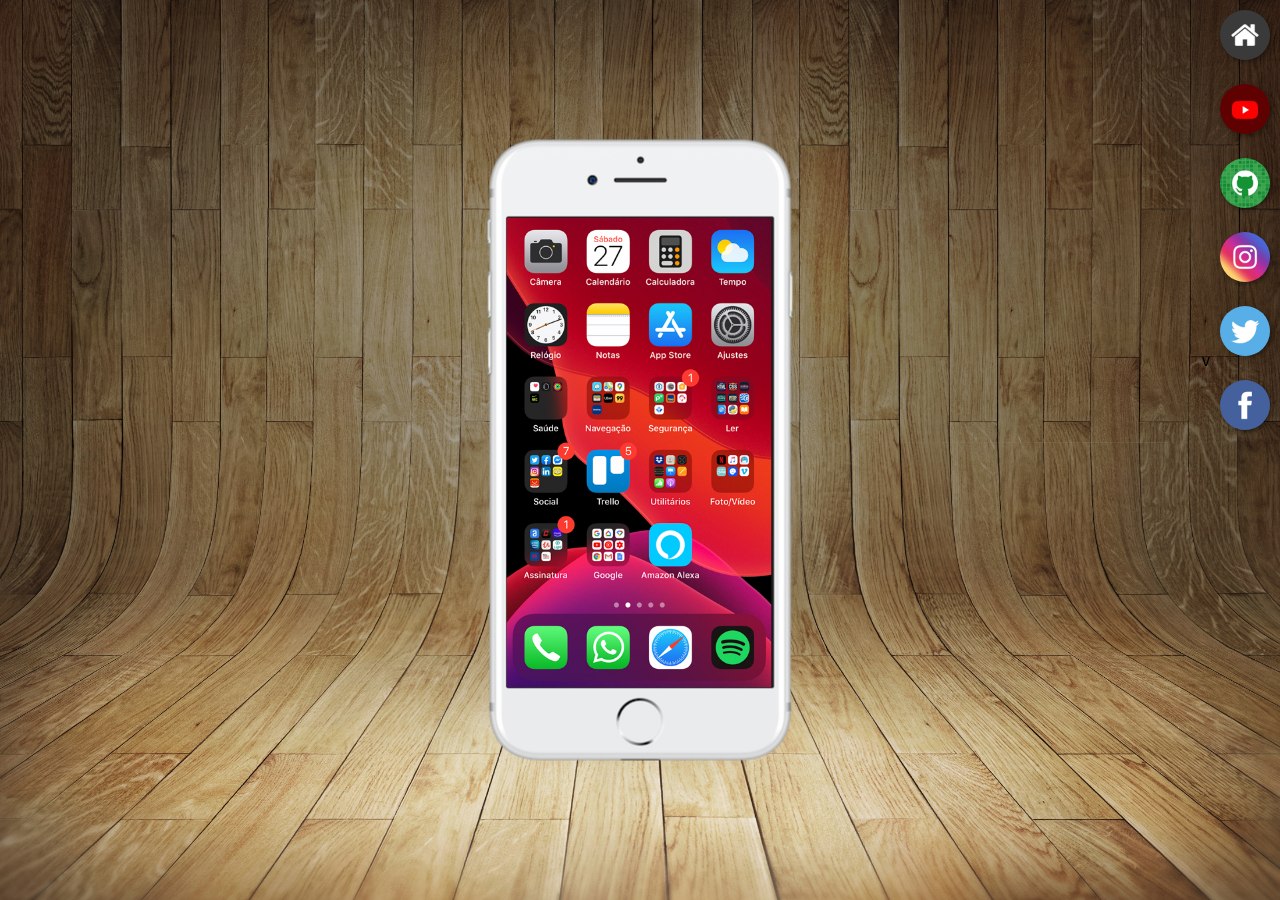
<file: index.html>
<!DOCTYPE html>
<html lang="en">
<head>
    <meta charset="UTF-8">
    <meta name="viewport" content="width=device-width, initial-scale=1.0">
    <title>projeto  redes social</title>
    <link rel="shortcut icon" href="imagens/favicon.ico" type="image/x-icon">
        <link rel="stylesheet" href="estilos/style.css">
</head>
<body>
    <main>
        <section id="telefone">
            <iframe src="home.html" name="tela" id="tela" frameborder="0">
                seu naveadorr não e compativel com isso 
            </iframe>
        </section>
        <section id="redes-social">
            <a href="home.html" target="tela"><img src="imagens/logo-home.jpg" alt="Home"></a><br>
            <a href="youtube.html" target="tela"><img src="imagens/logo-youtube.jpg" alt="YouTube"></a><br>
            <a href="github.html" target="tela"><img src="imagens/logo-github.jpg" alt="GitHub"></a><br>
            <a href="instagram.html" target="tela"><img src="imagens/logo-instagram.jpg" alt="Instagram"></a><br>
            v<a href="twitter.html" target="tela"><img src="imagens/logo-twitter.jpg" alt="Twitteer"></a><br>
            <a href="facebook.html" target="tela"><img src="imagens/logo-facebook.jpg" alt="Facebook"></a>

            

        </section>
    </main>
</body>
</html>
</file>
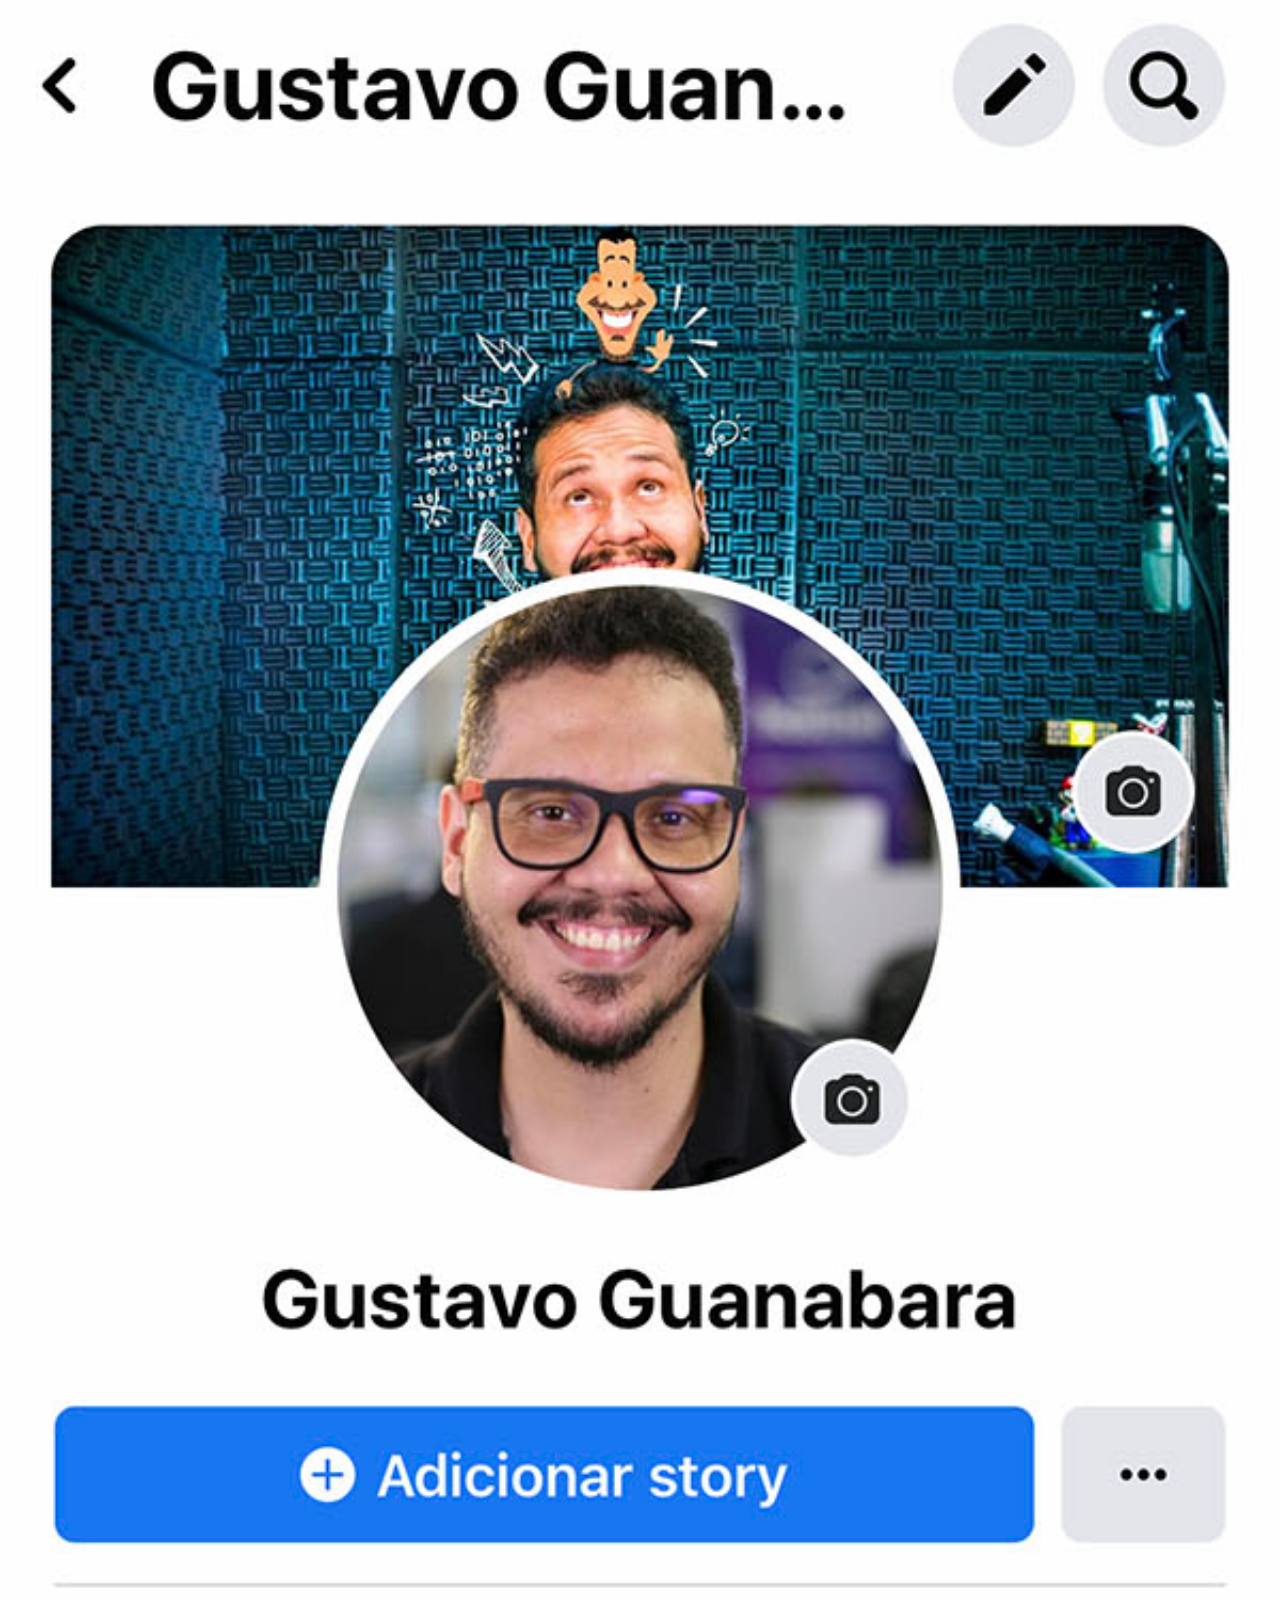
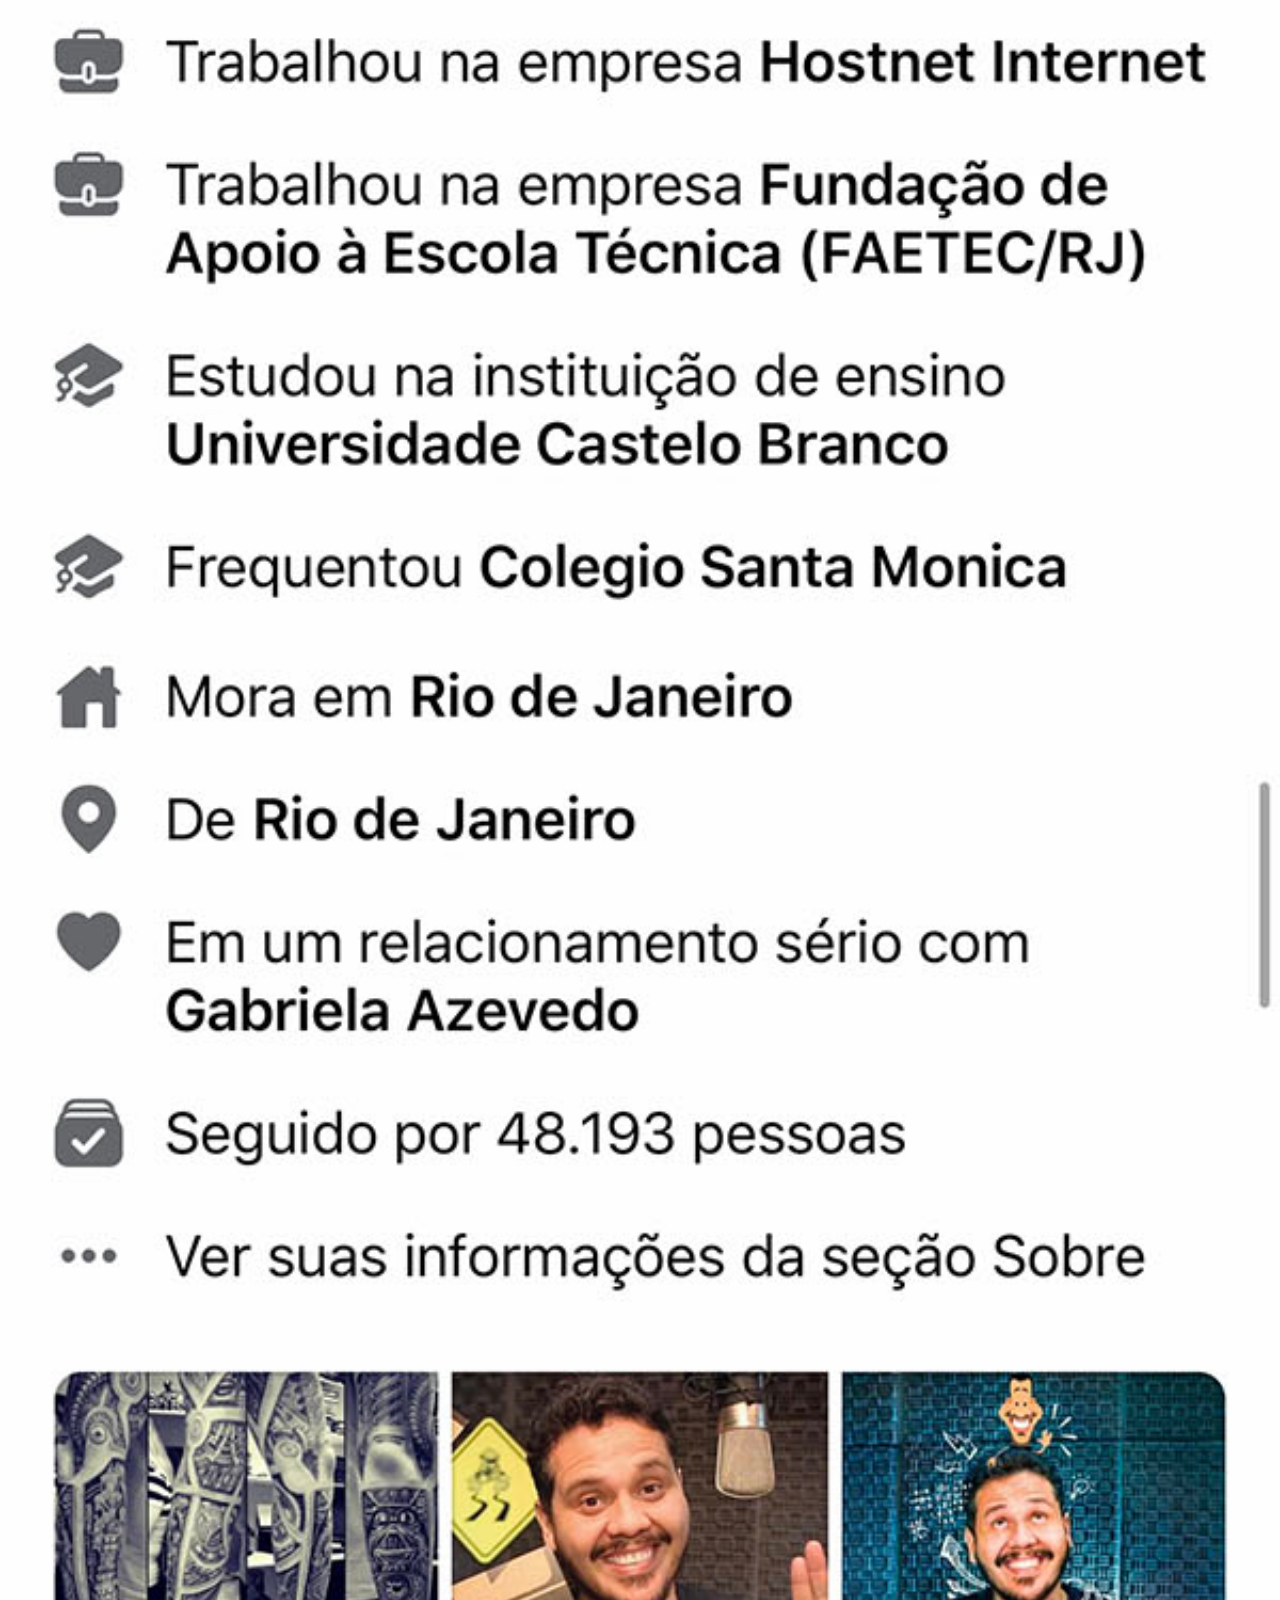
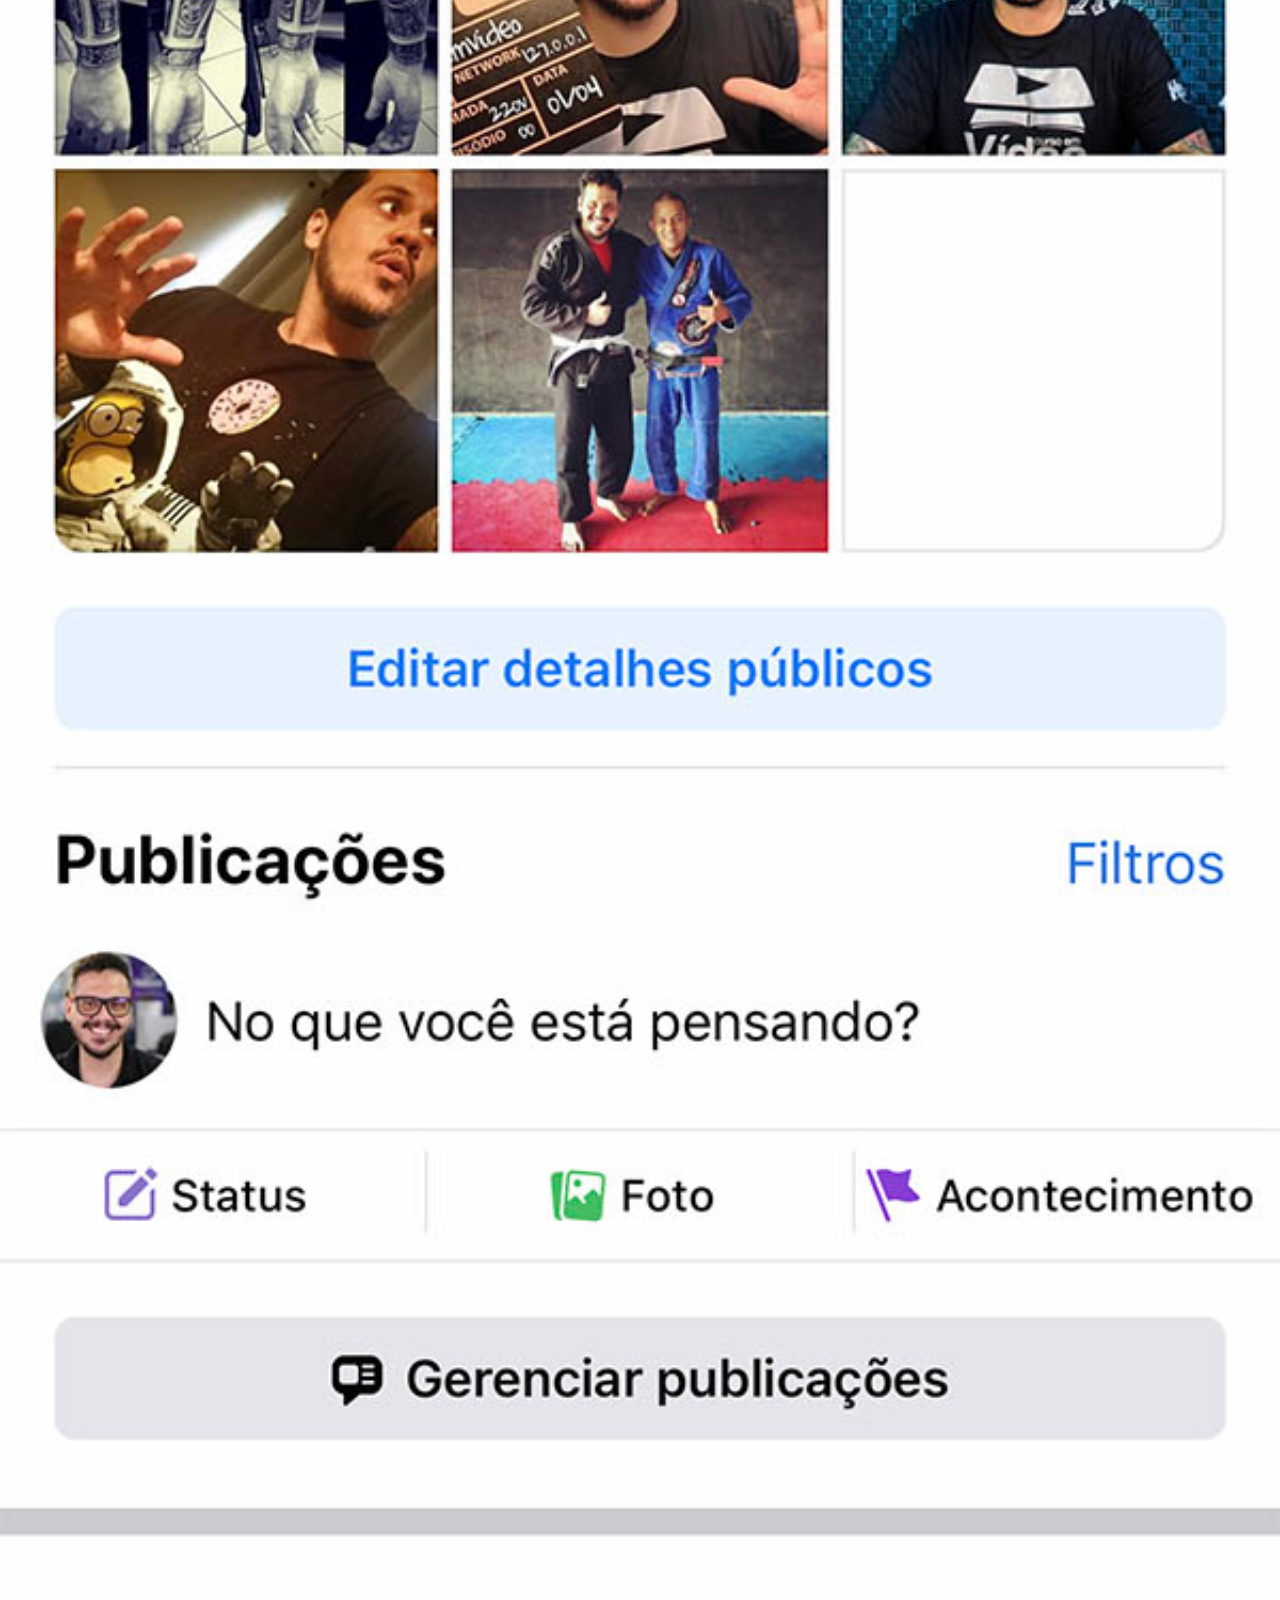
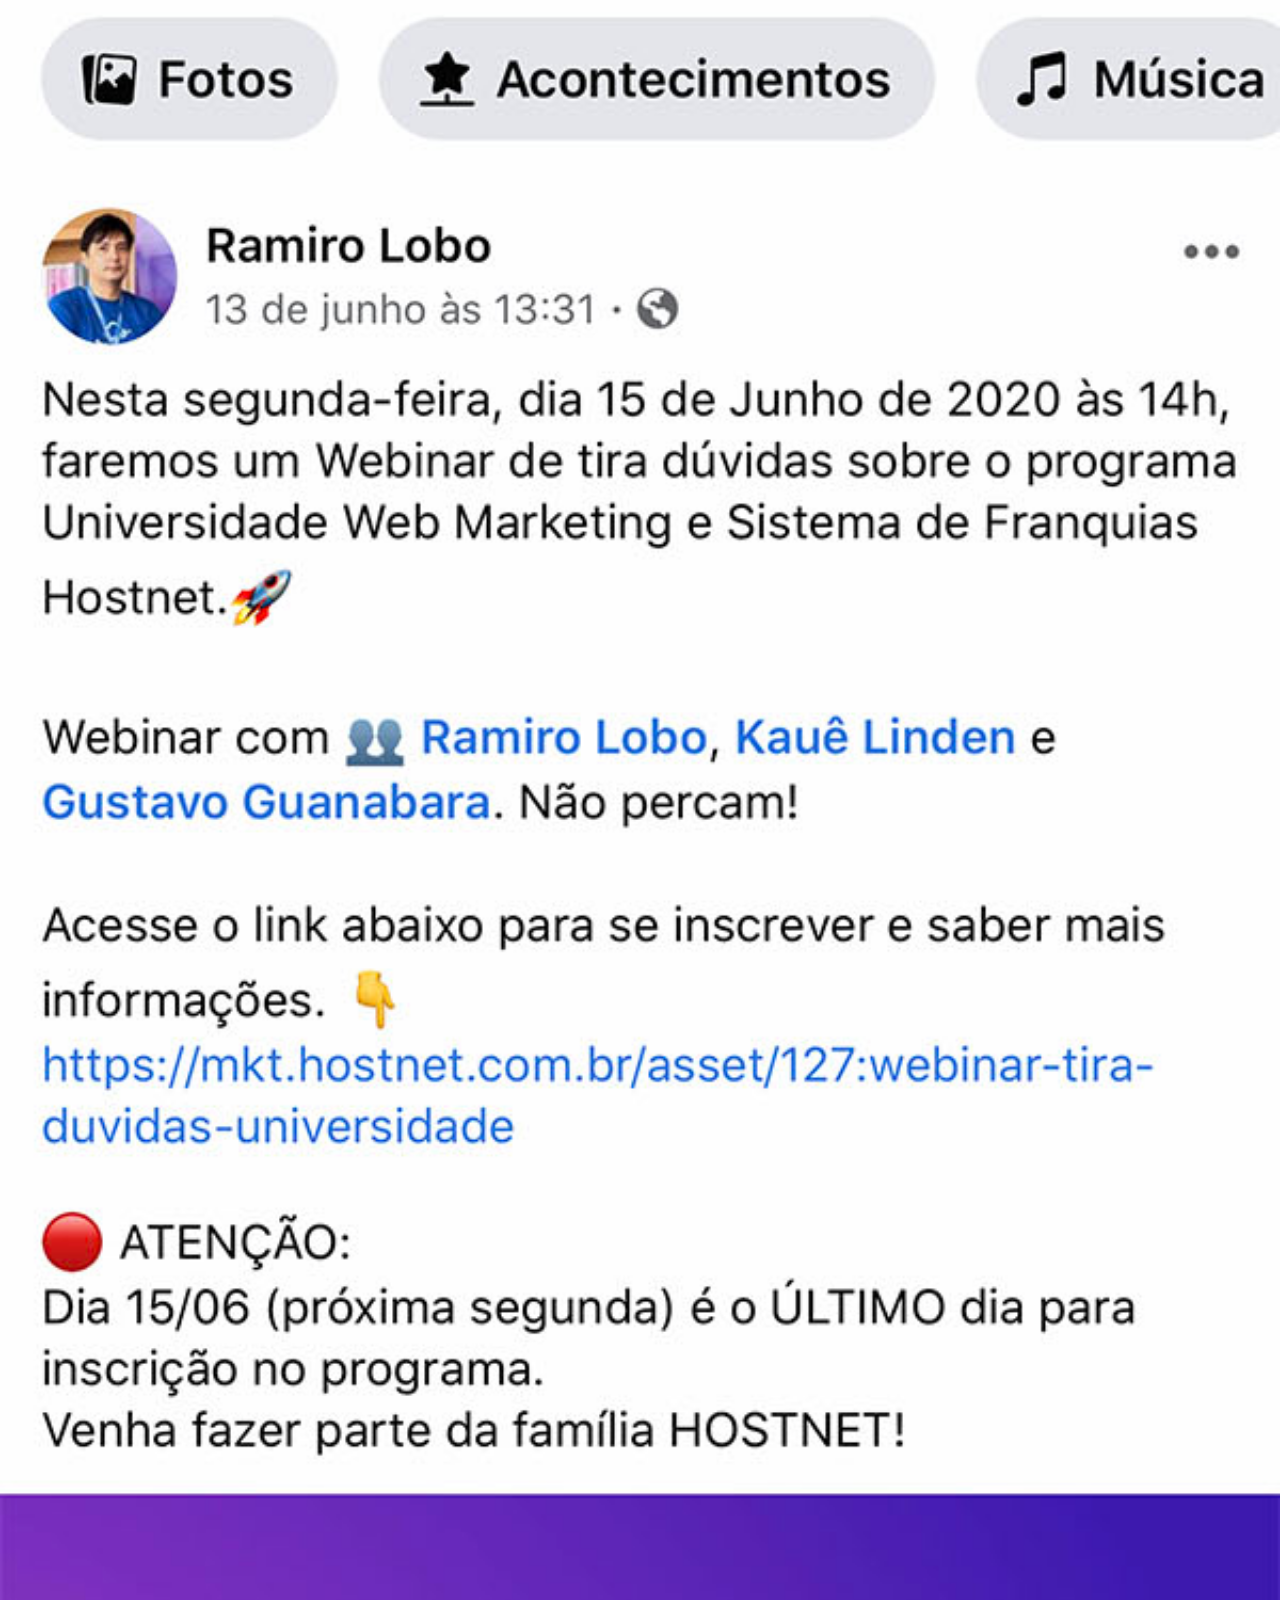
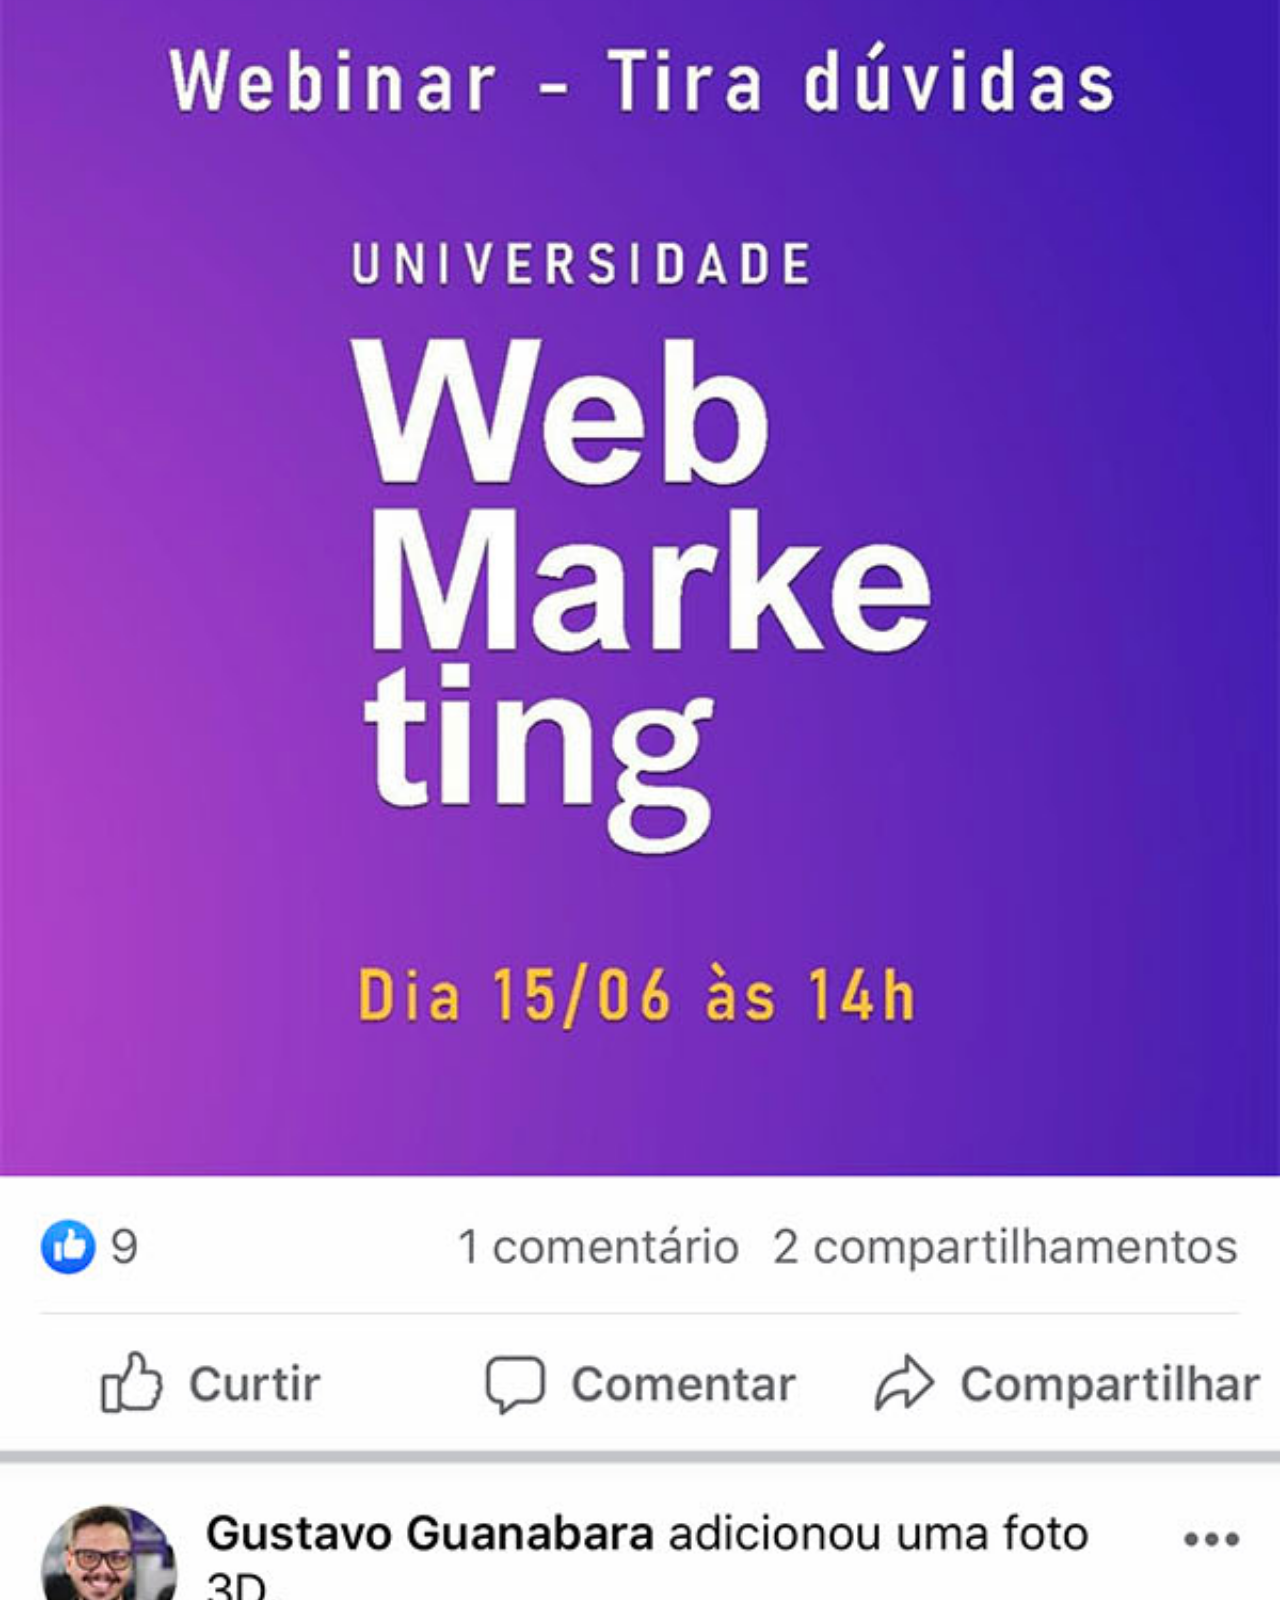
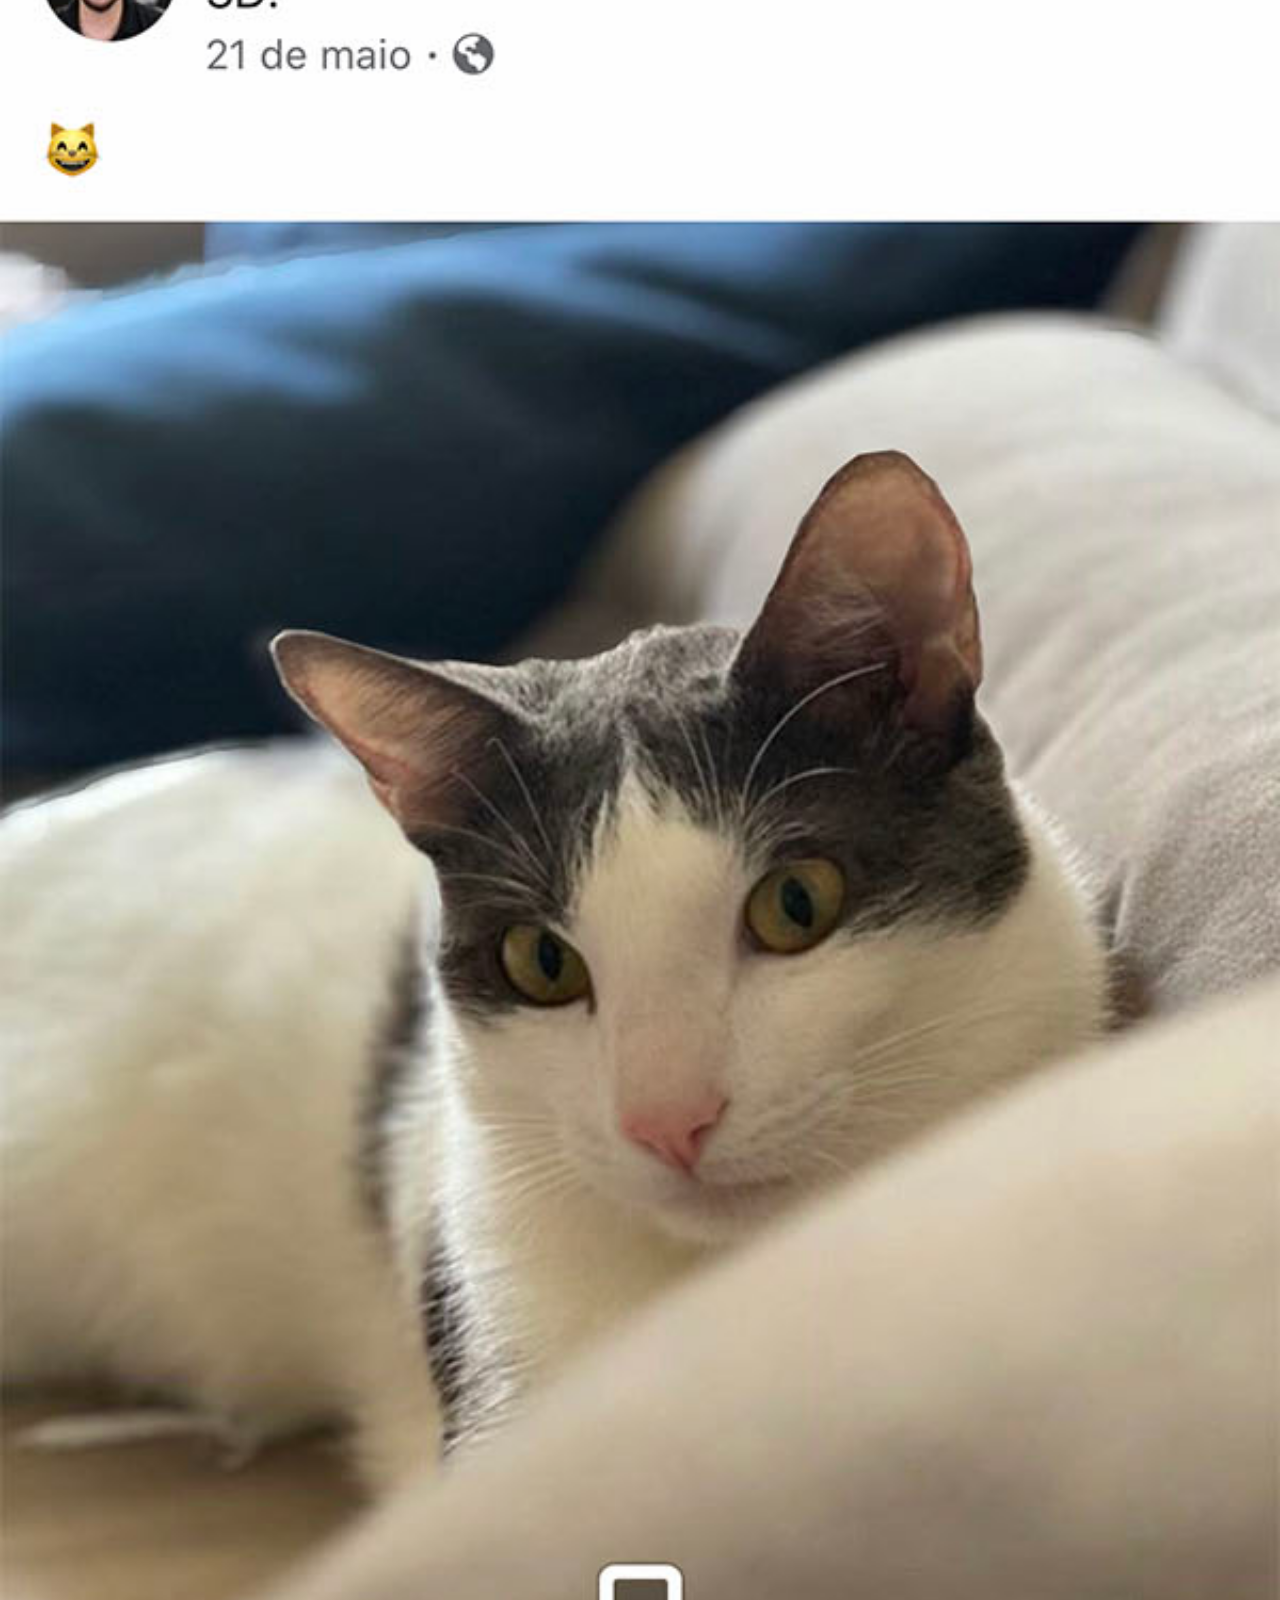
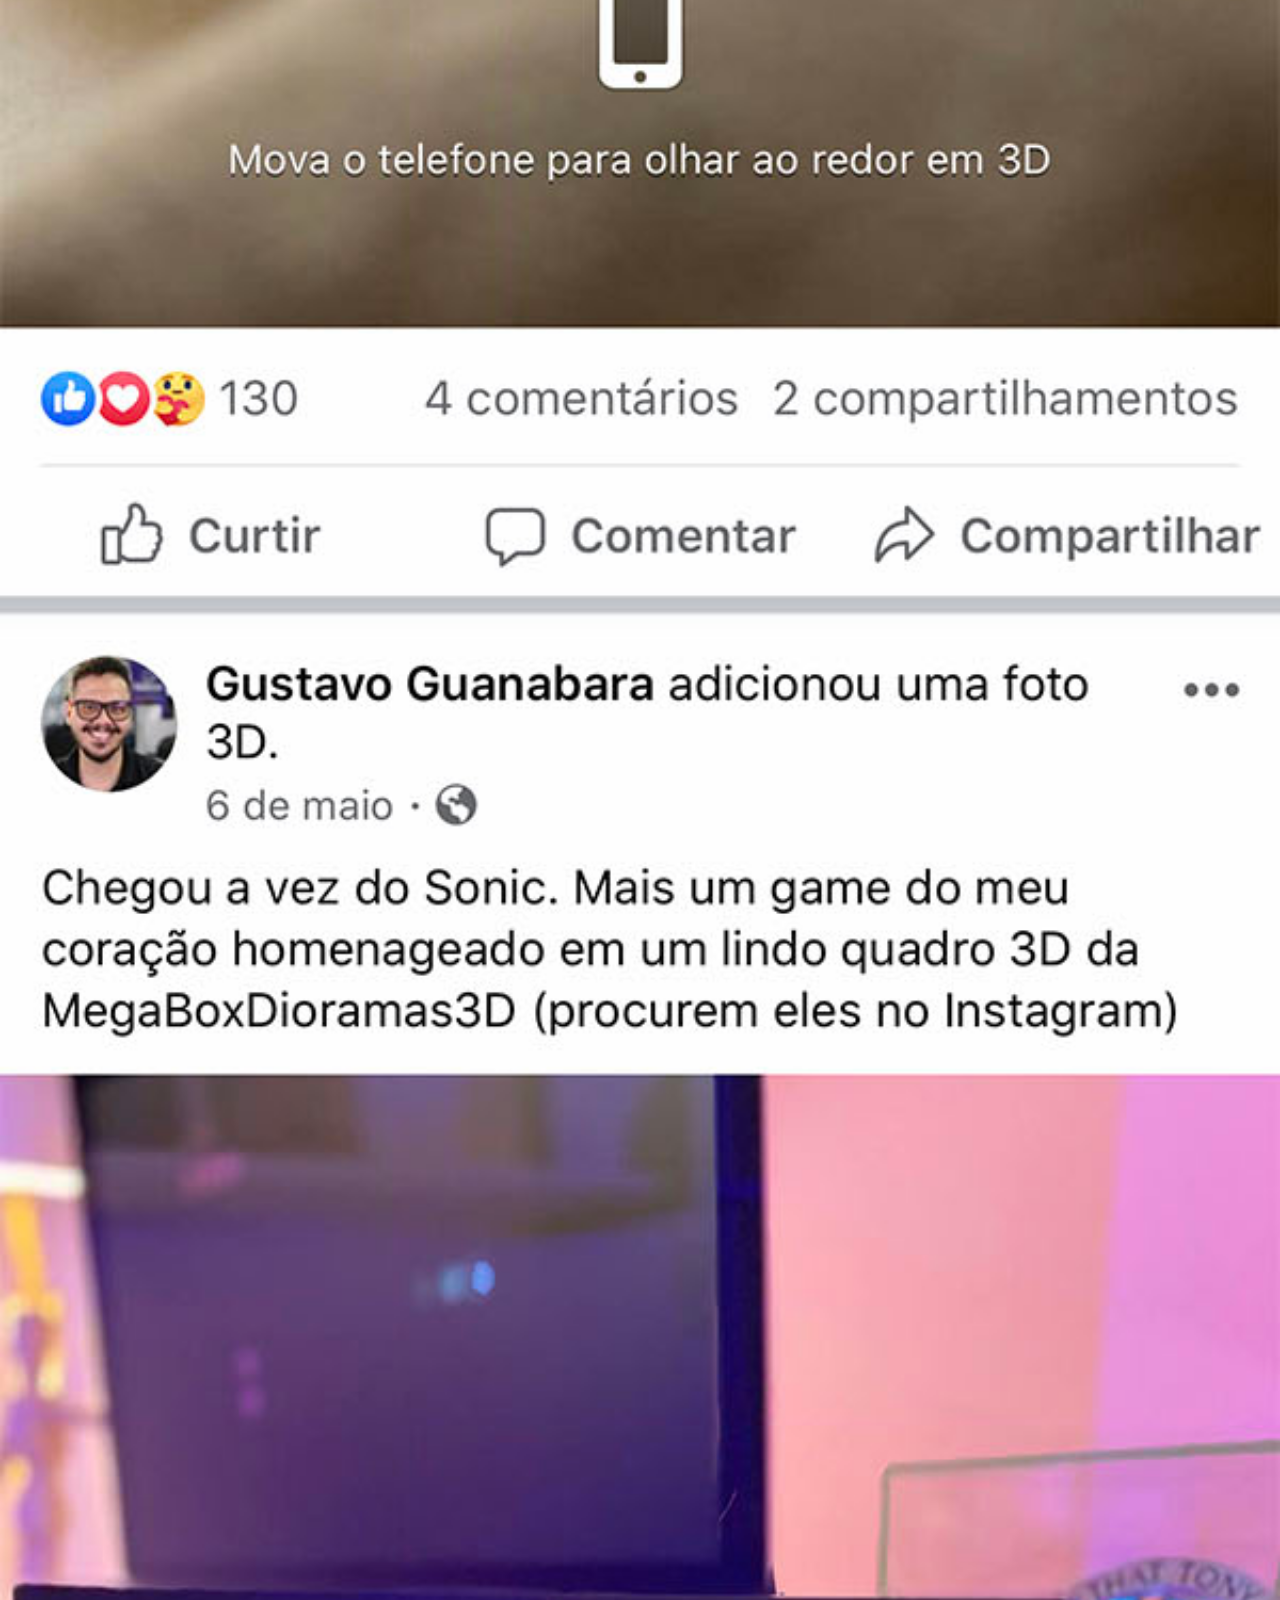
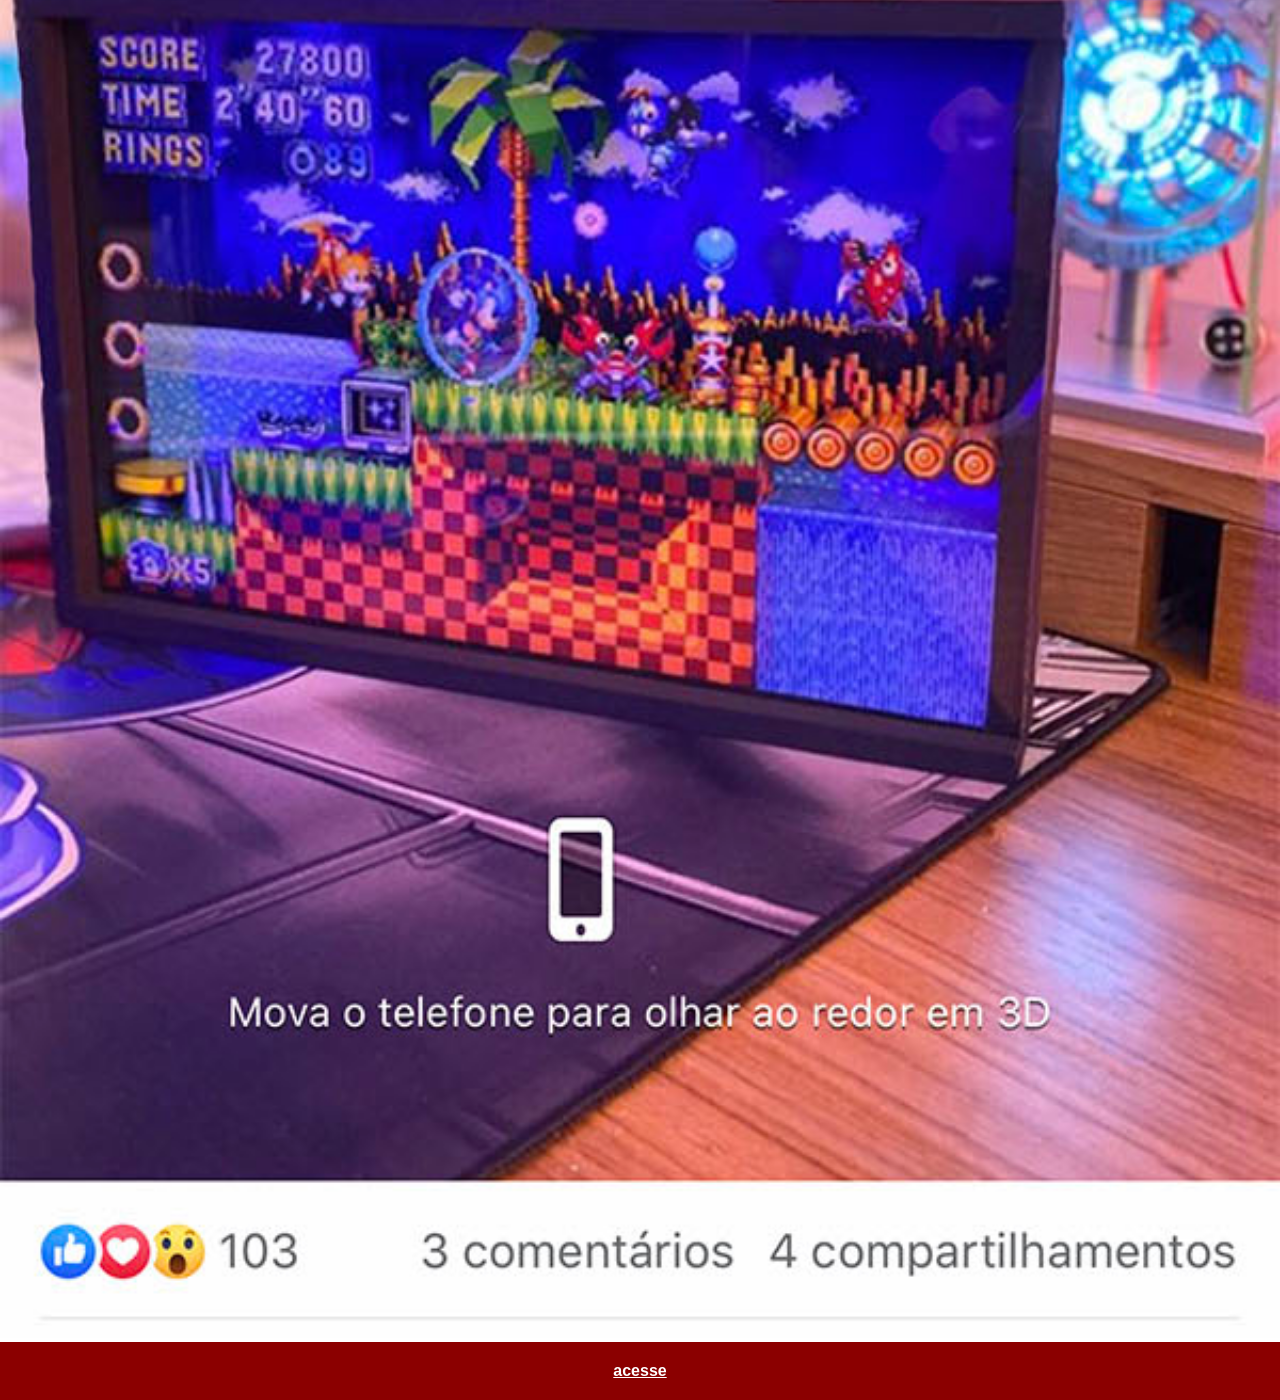
<file: facebook.html>
<!DOCTYPE html>
<html lang="pt-br">
<head>
    <meta charset="UTF-8">
    <meta name="viewport" content="width=device-width, initial-scale=1.0">
    <title>youtube</title>
    <link rel="stylesheet" href="estilos/social.css">
    
</head>
<body>
    <img src="imagens/tela-facebook.jpg" alt="facebook ">
    <a href="https://www.facebook.com/gustavoguanabara/?locale=pt_BR" target="_blank">acesse</a>
</body>
</html>
</file>
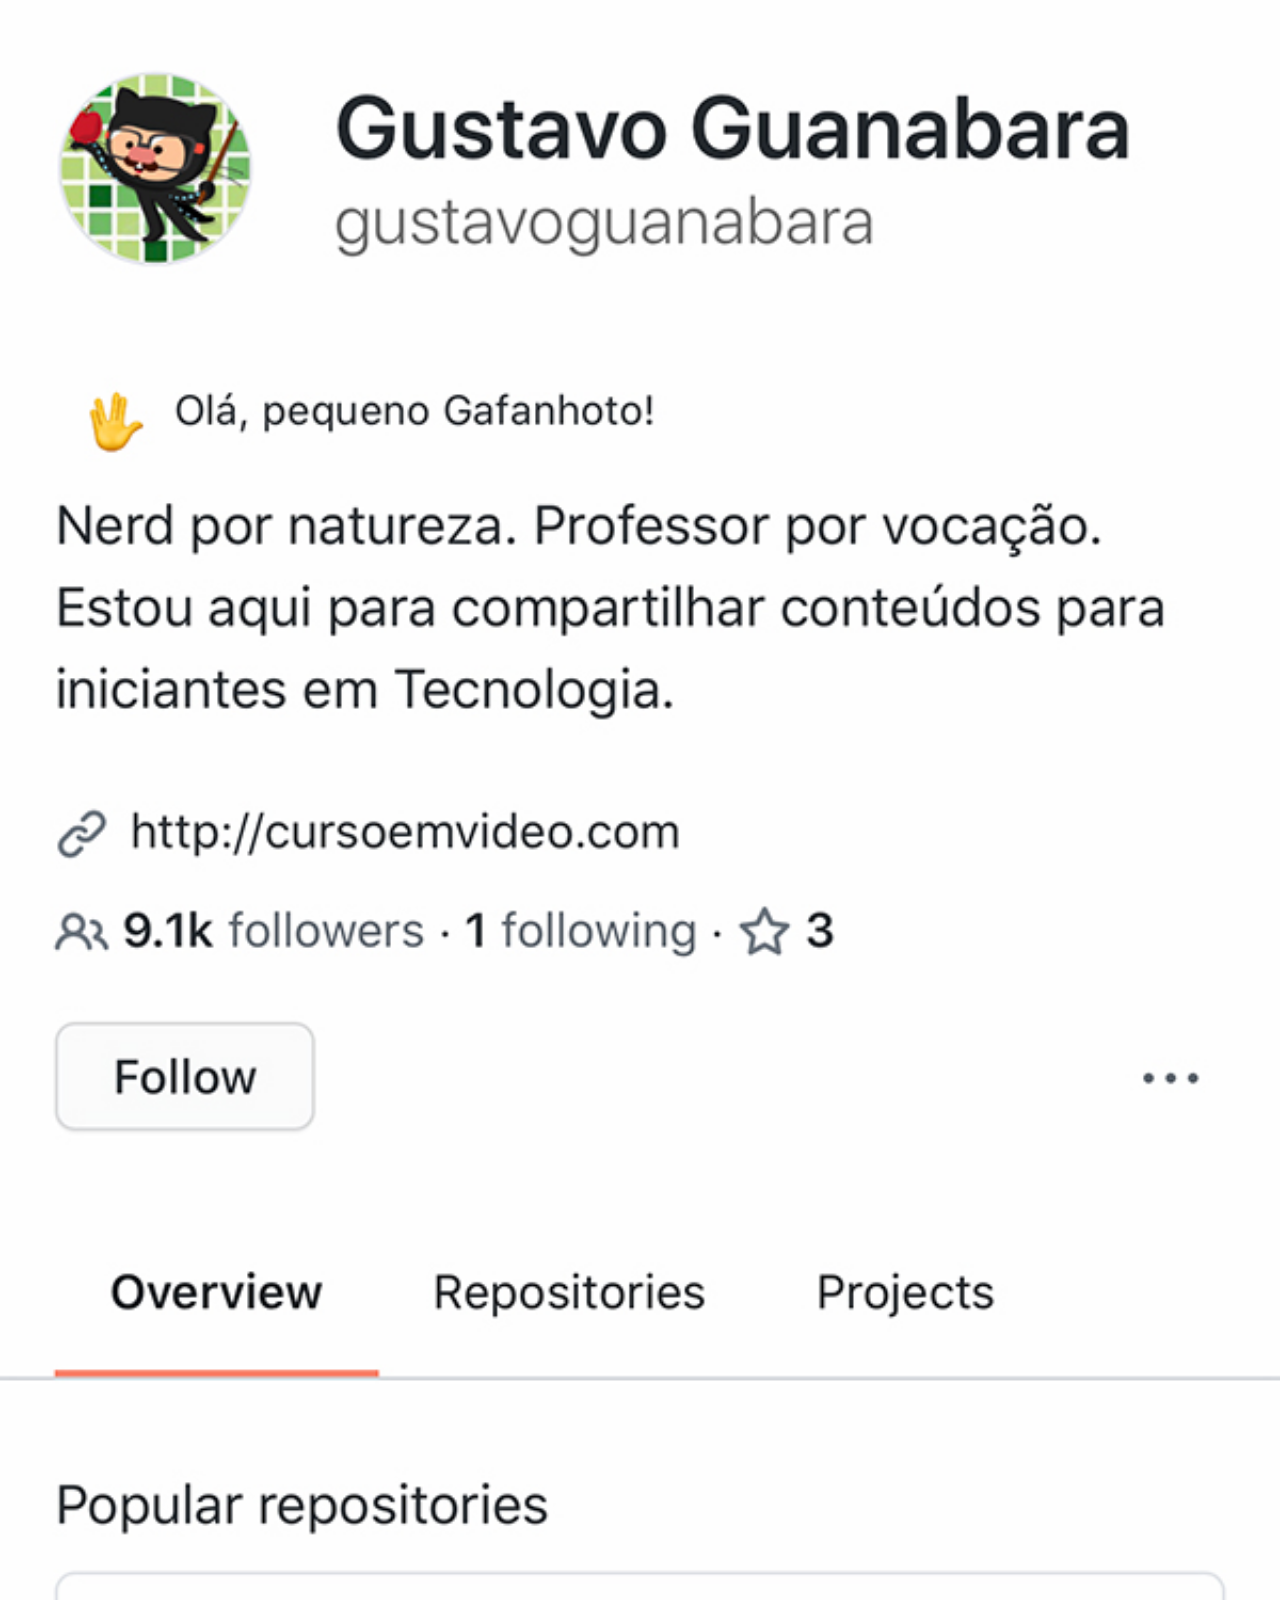
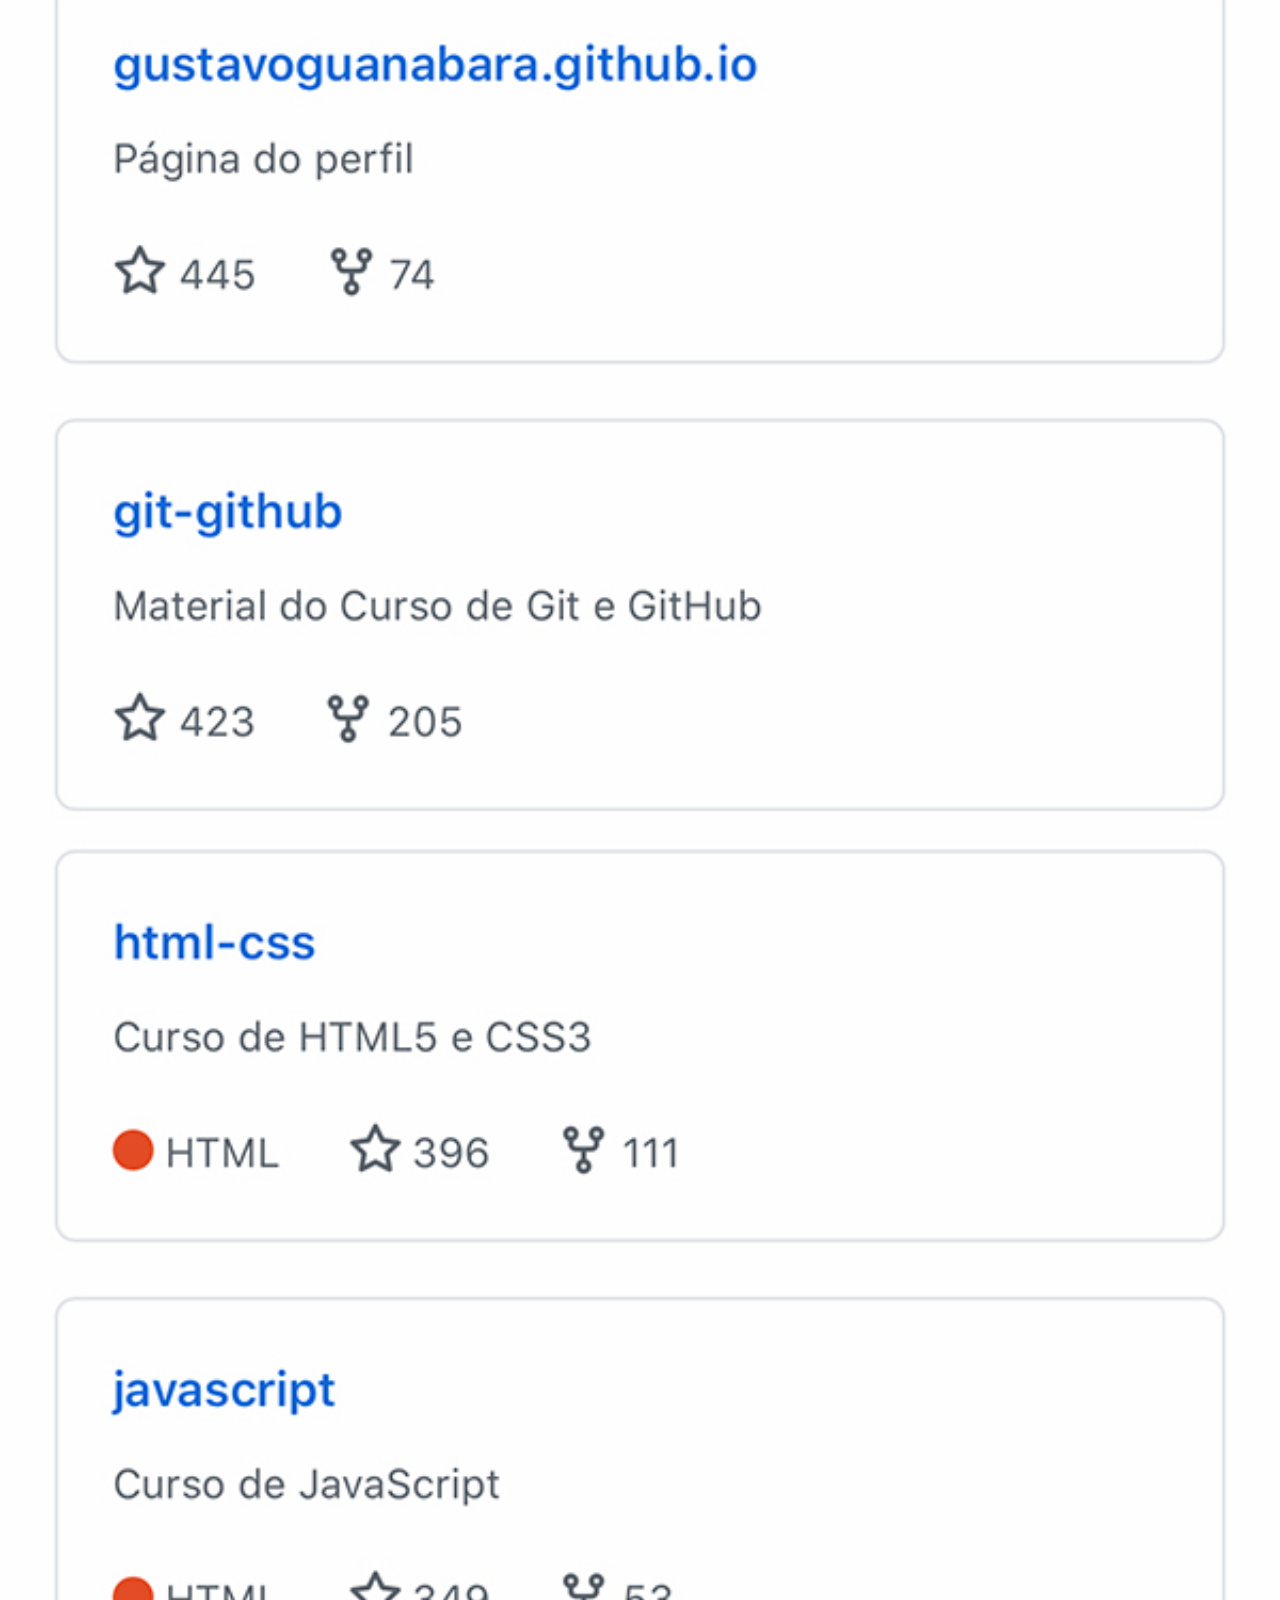
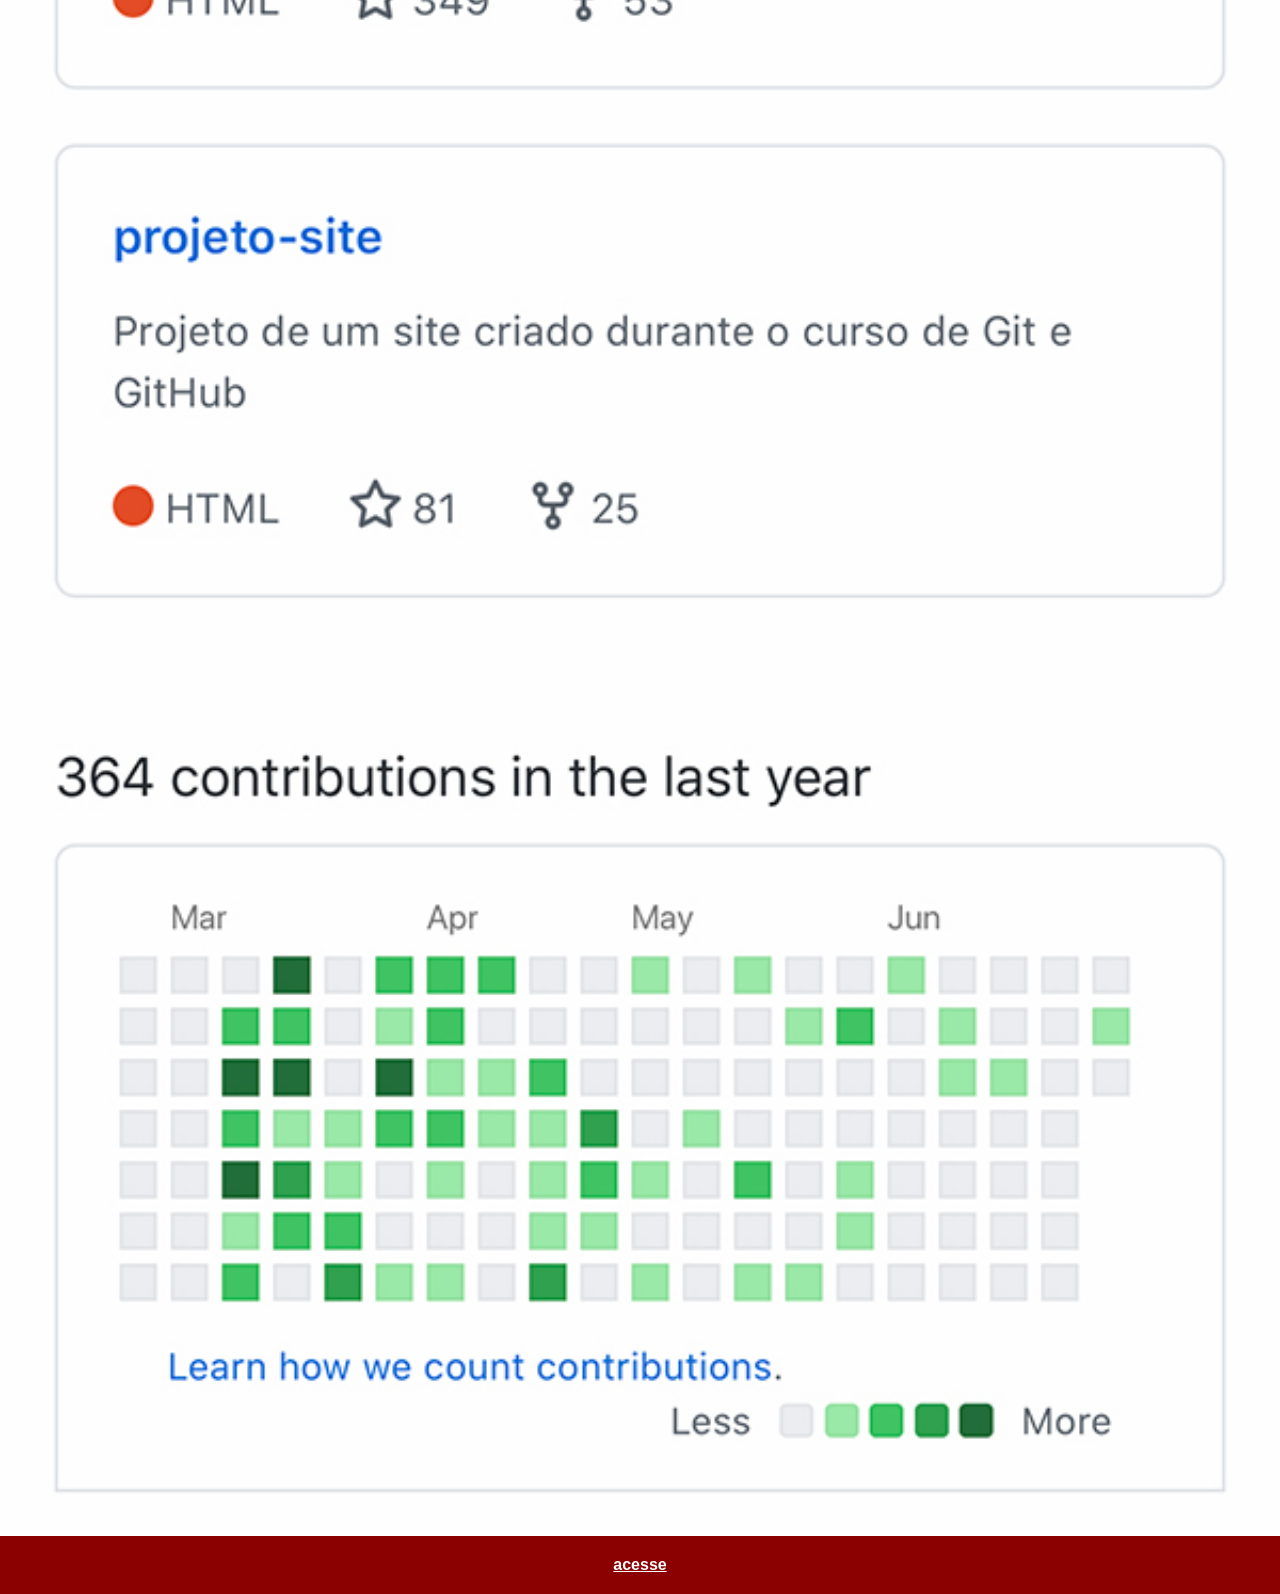
<file: github.html>
<!DOCTYPE html>
<html lang="pt-br">
<head>
    <meta charset="UTF-8">
    <meta name="viewport" content="width=device-width, initial-scale=1.0">
    <title>youtube</title>
    <link rel="stylesheet" href="estilos/social.css">
    
</head>
<body>
    <img src="imagens/tela-github.jpg" alt="GitHub">
    <a href="https://github.com/gustavoguanabara" target="_blank">acesse</a>
</body>
</html>
</file>
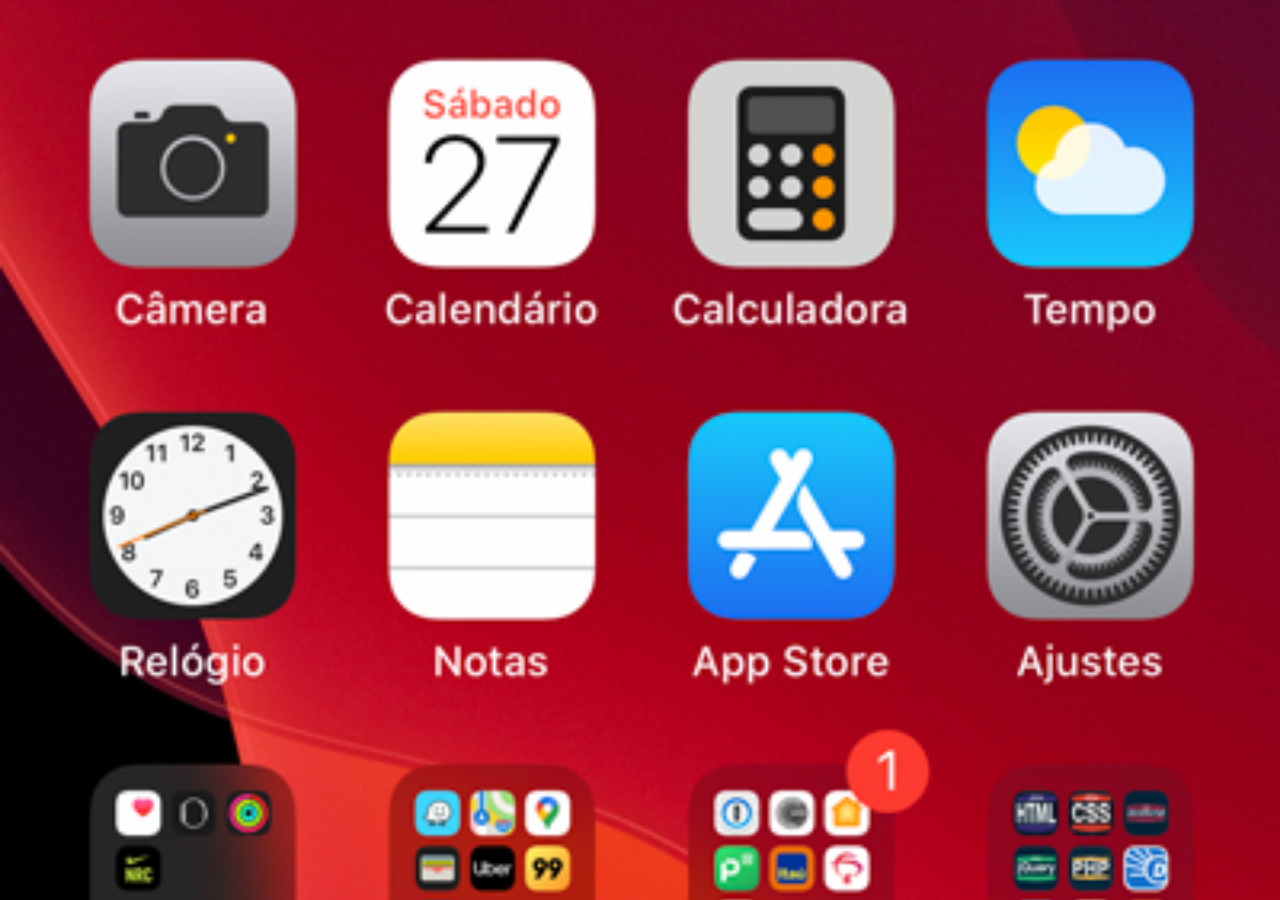
<file: home.html>
<!DOCTYPE html>
<html lang="pt-br">
<head>
    <meta charset="UTF-8">
    <meta name="viewport" content="width=device-width, initial-scale=1.0">
    <title>home</title>

    <style>
        *{
            margin: 0px;
            padding: 0px;
        }
        body {
            width: 100vw;
            height: 100vh;
            background: black url('imagens/tela-home.jpg') no-repeat top center;
            background-size: cover;
            
        }
    </style>
</head>
<body>
    
</body>
</html>
</file>
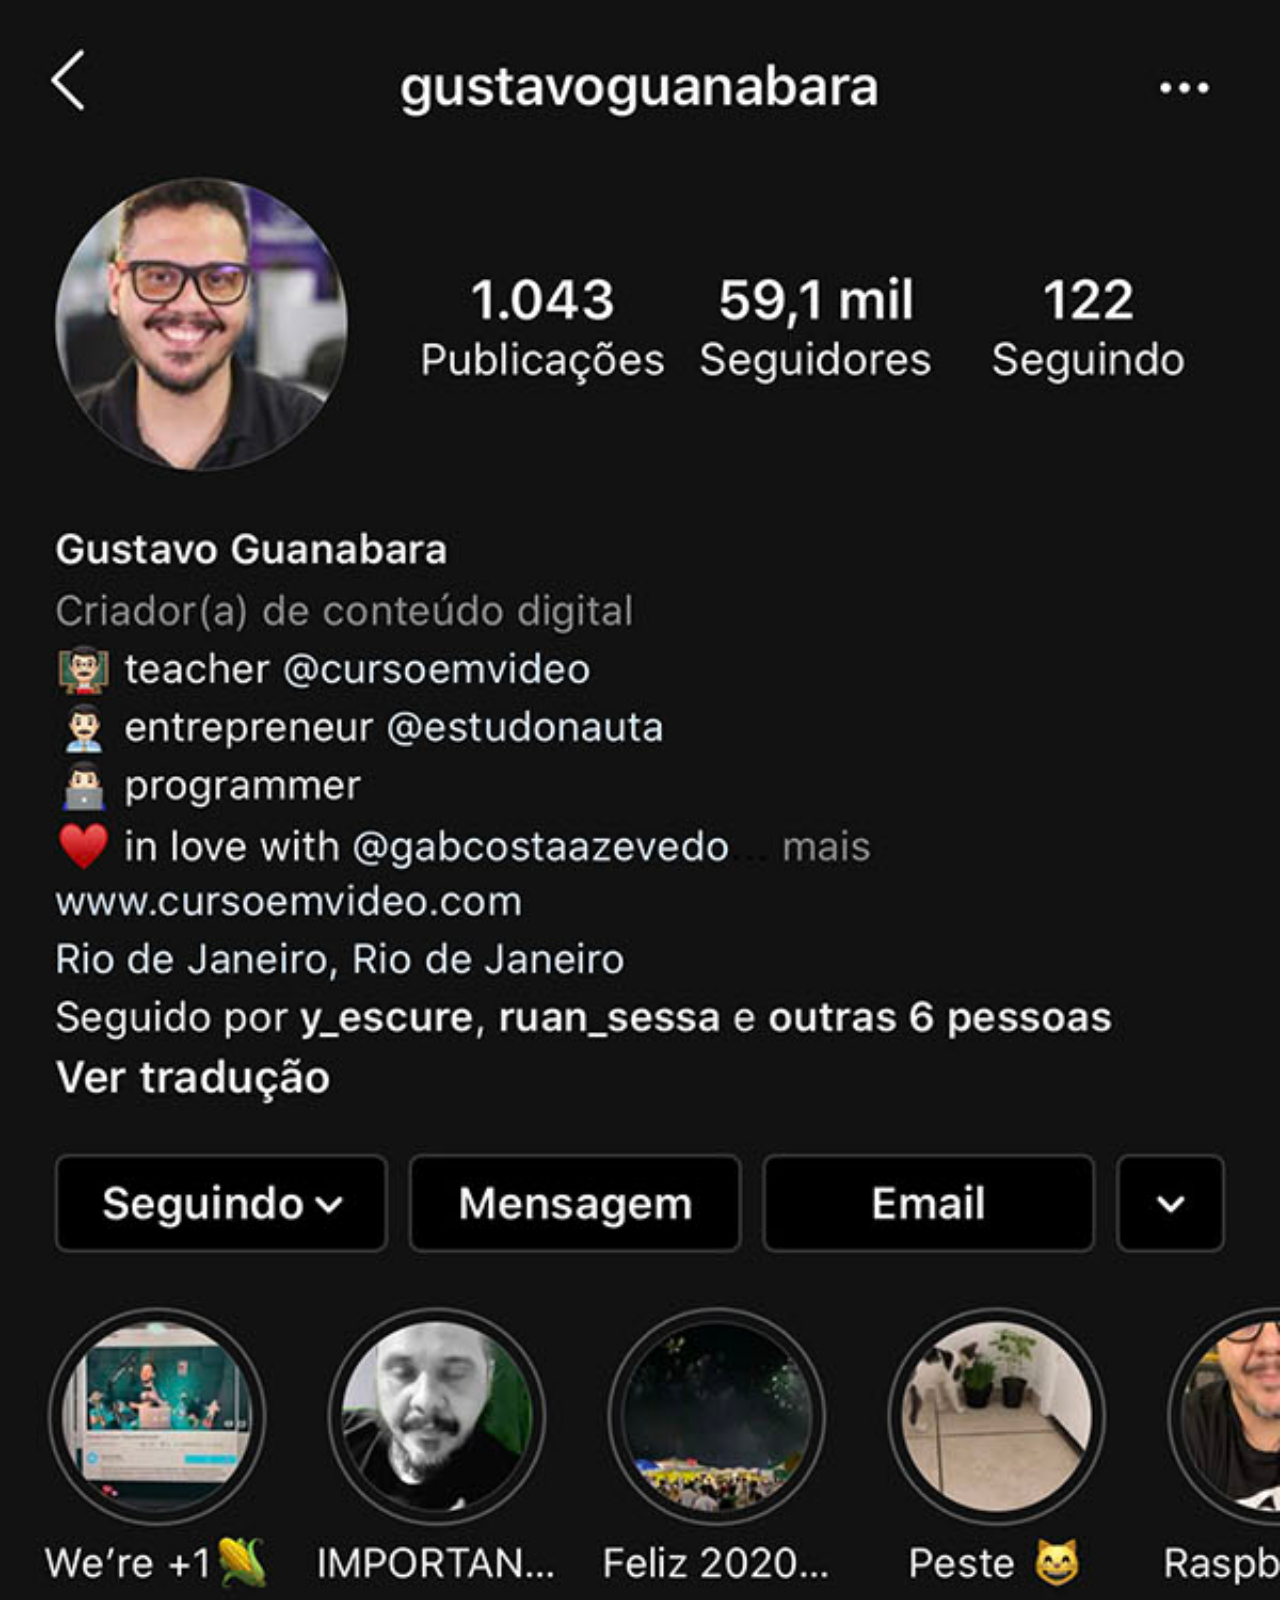
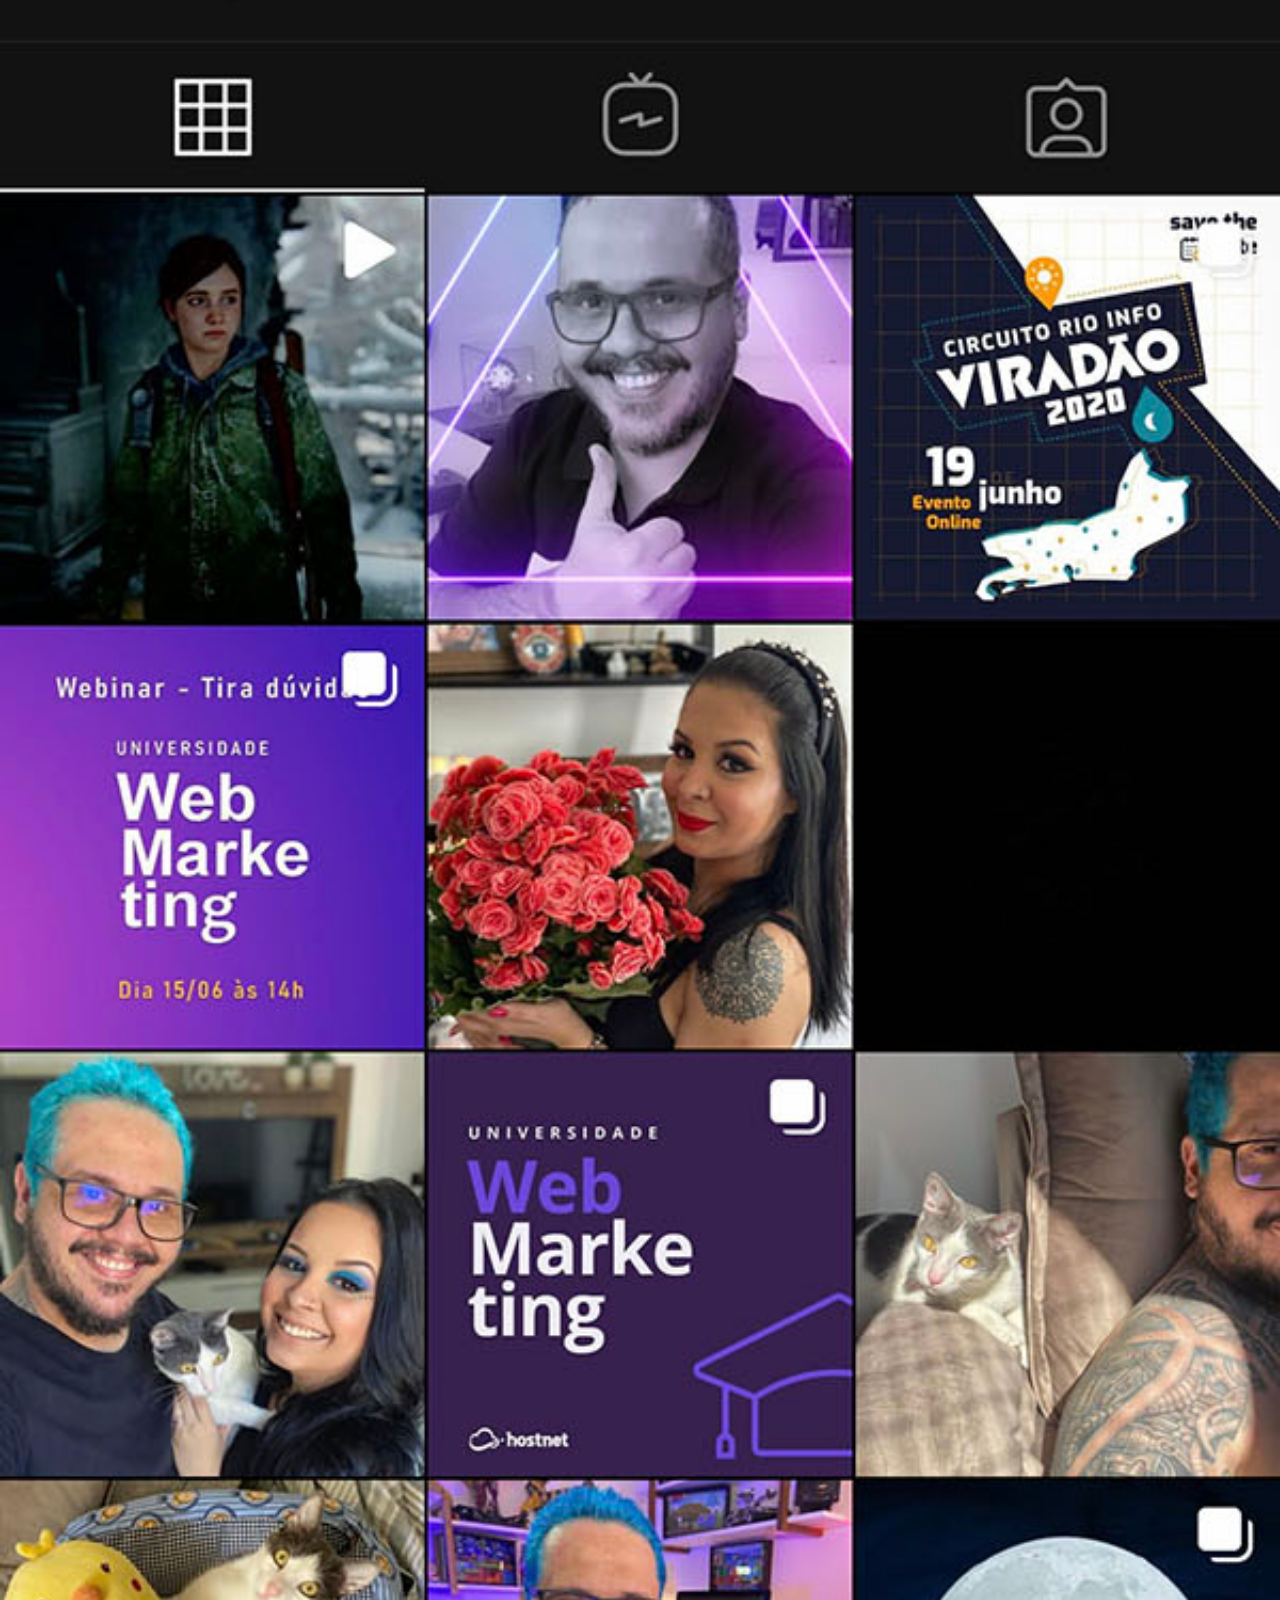
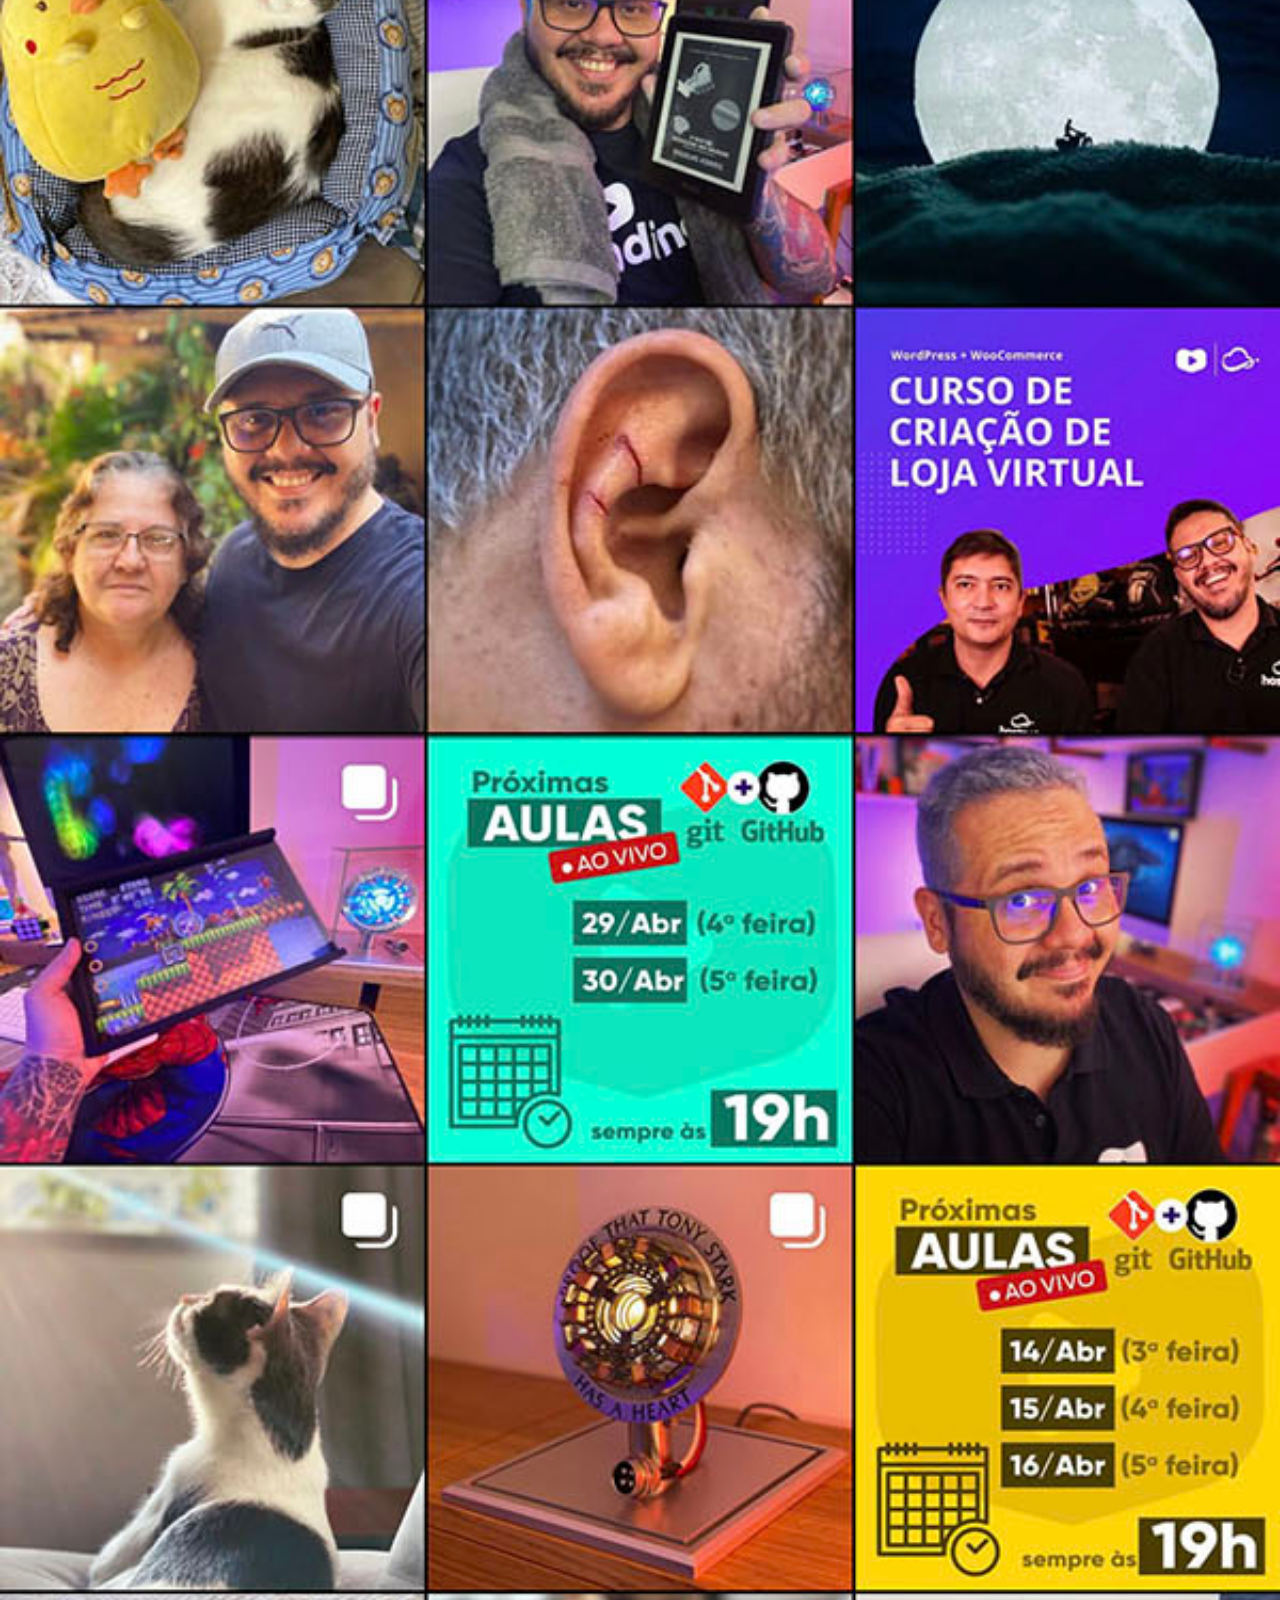
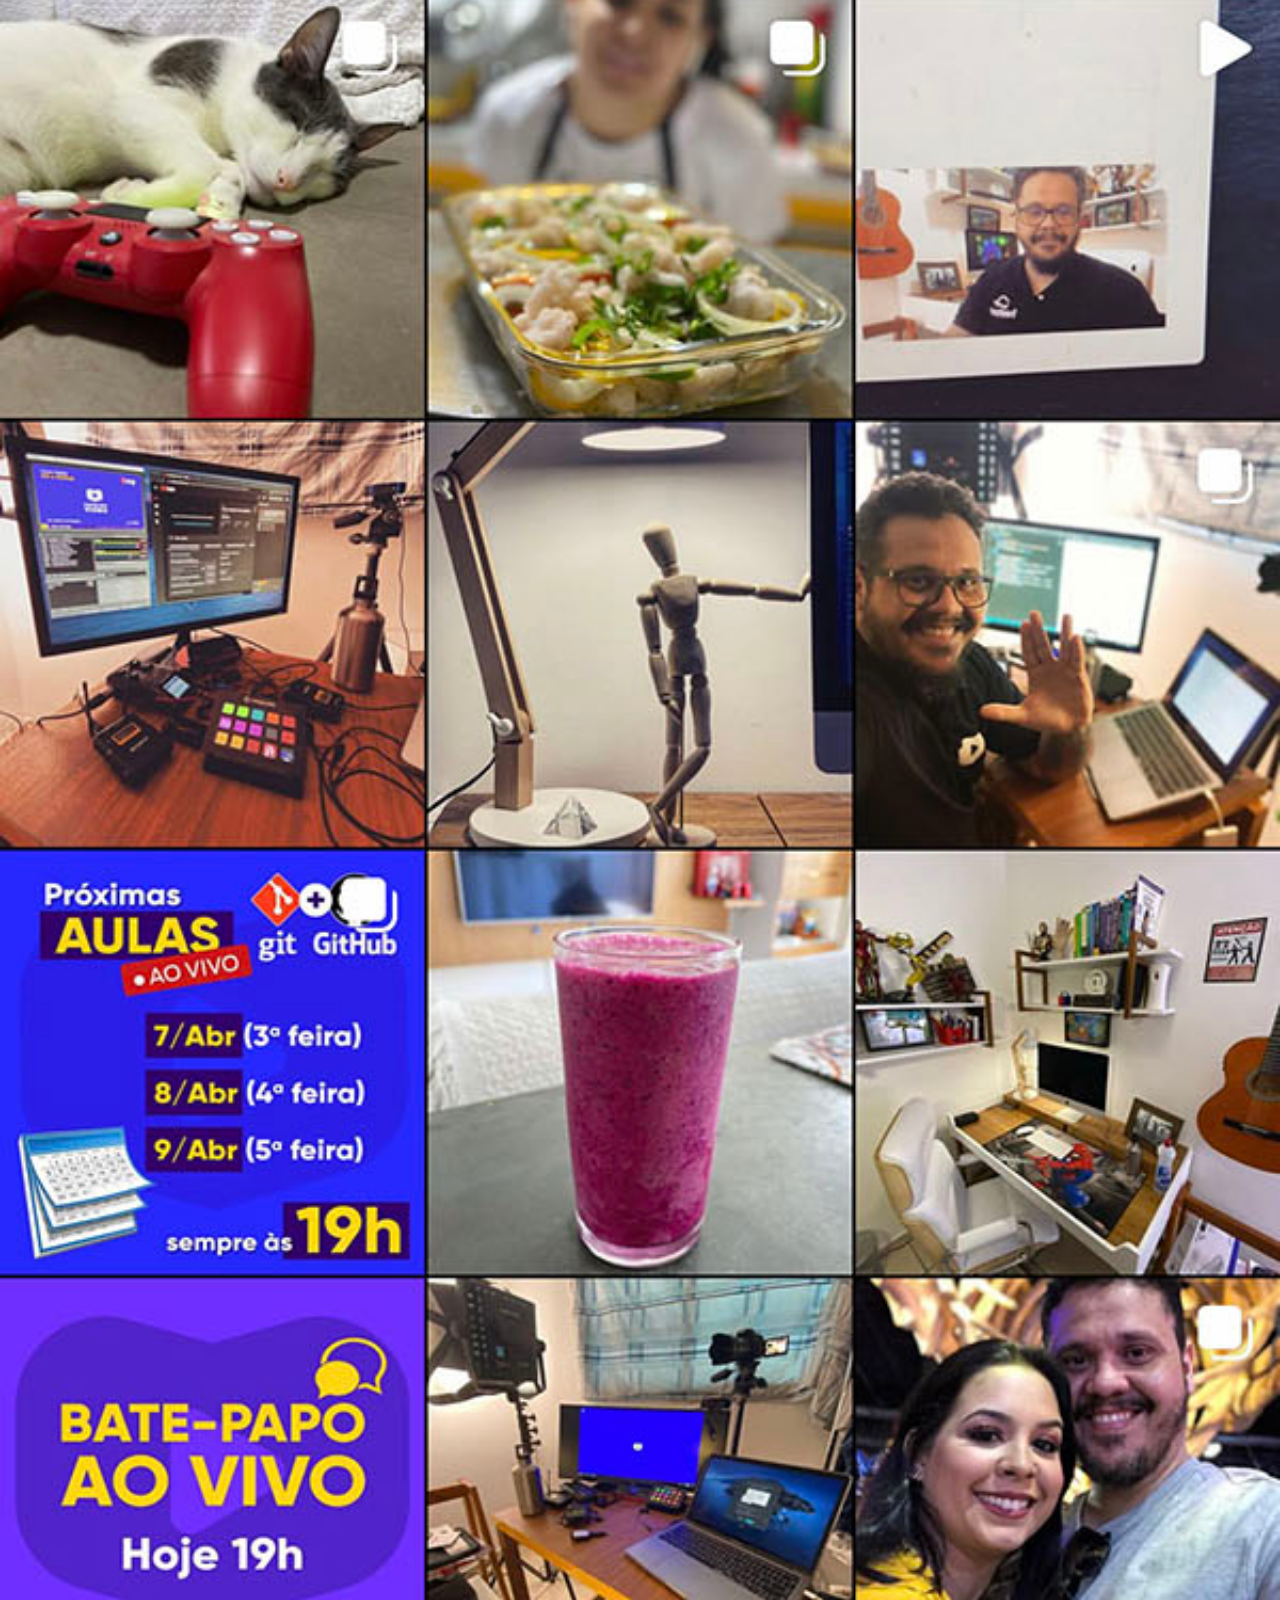
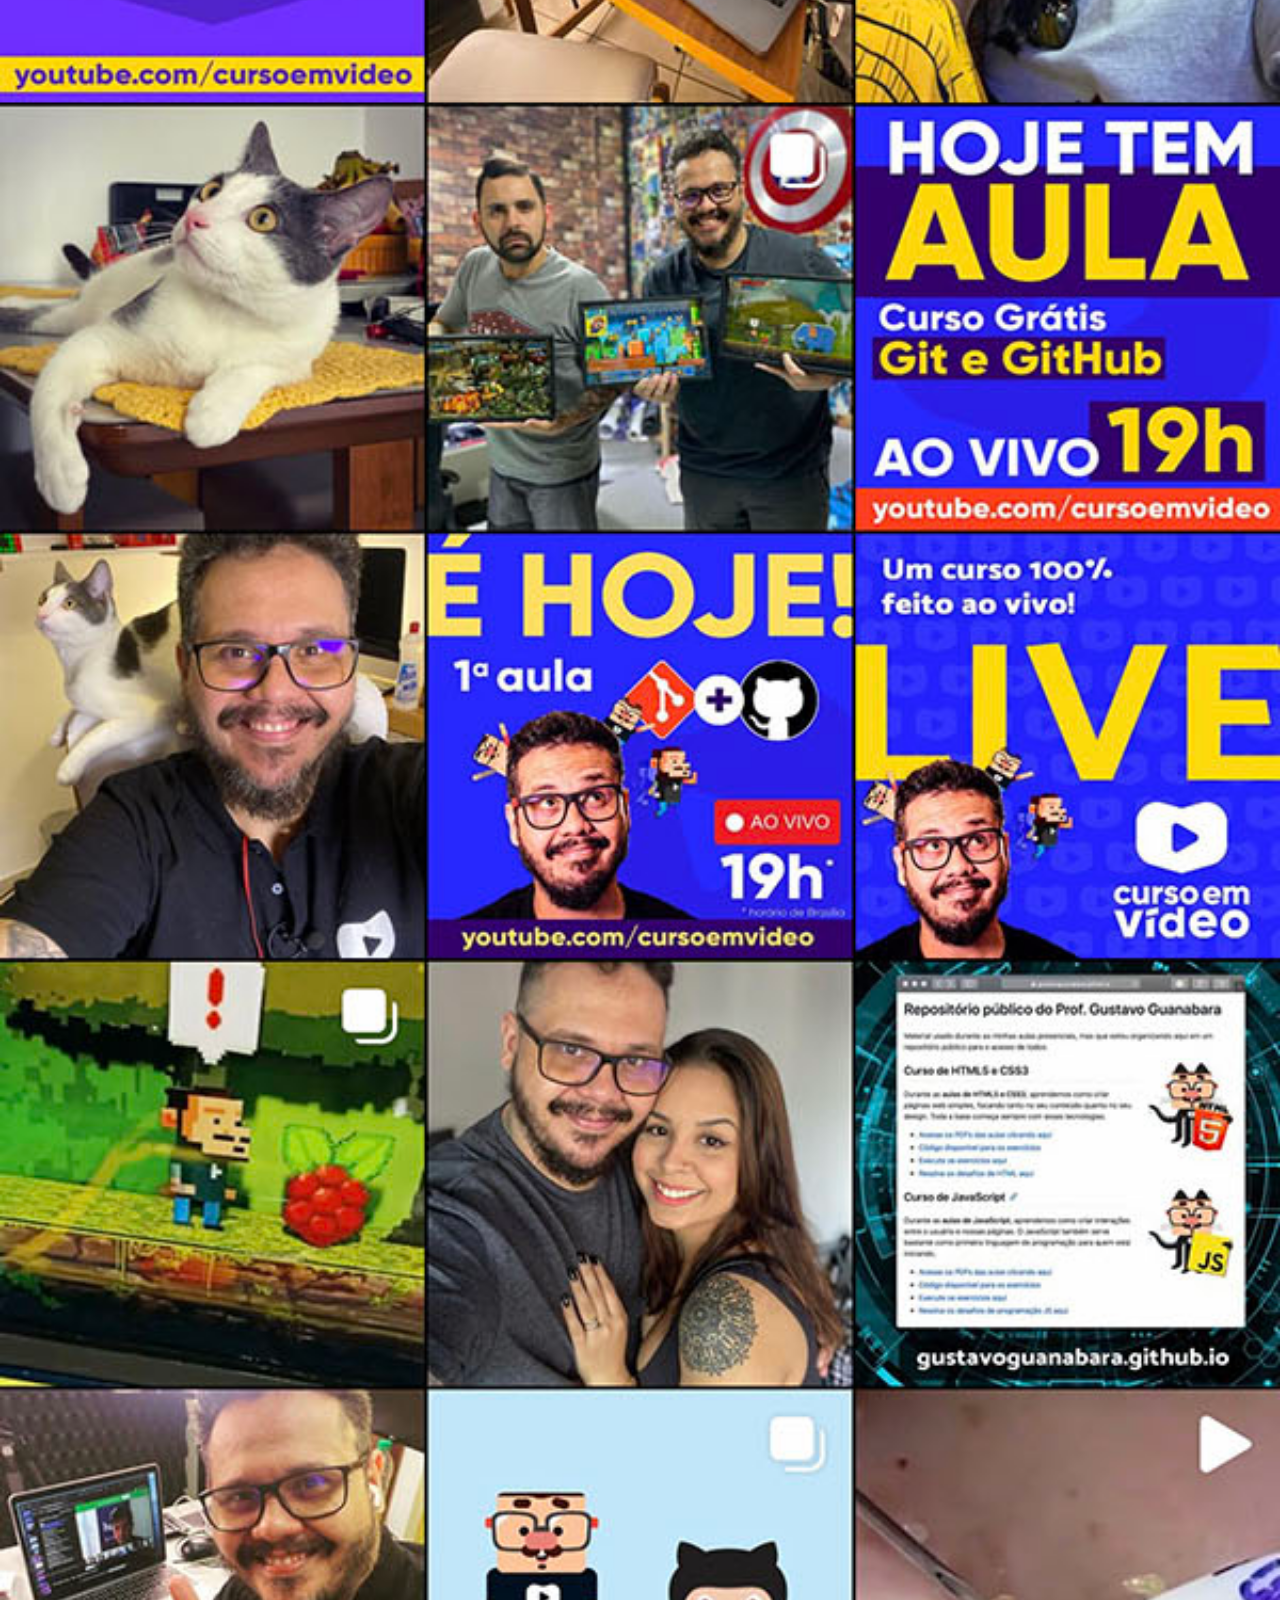
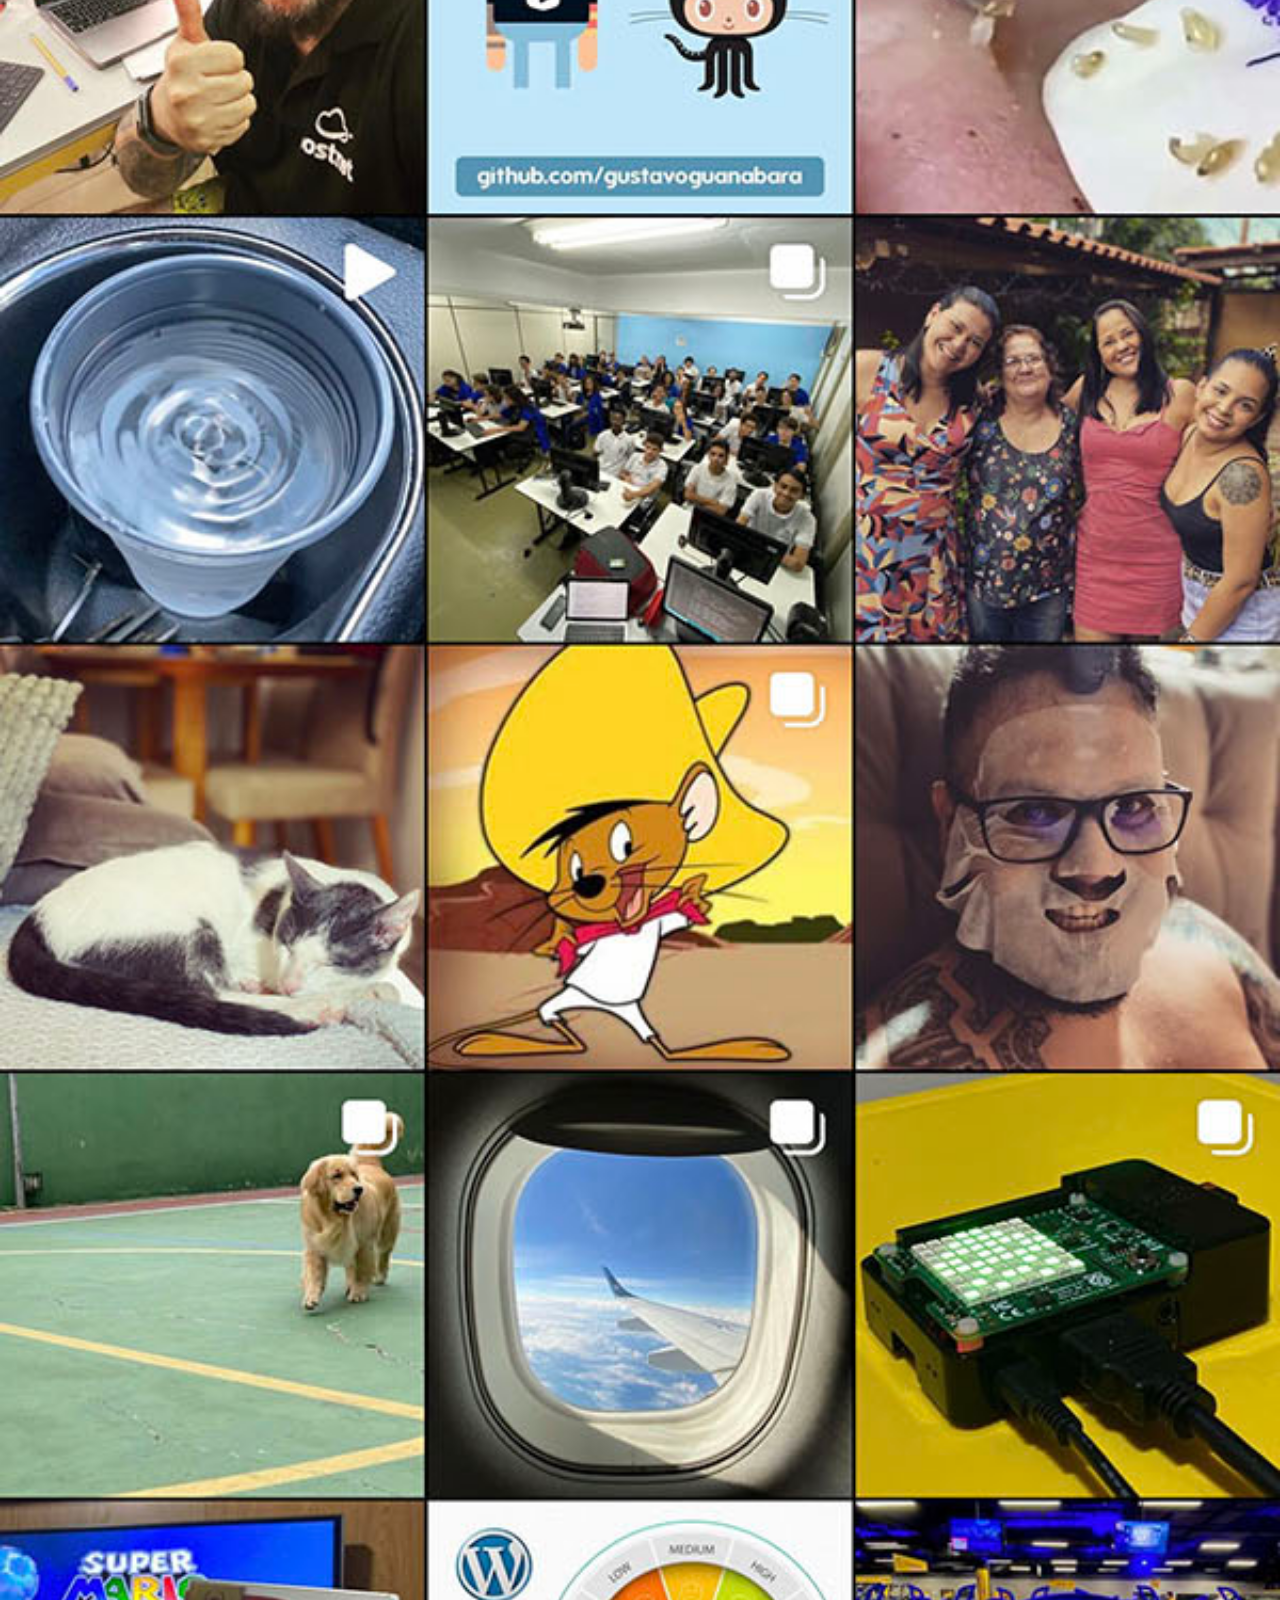
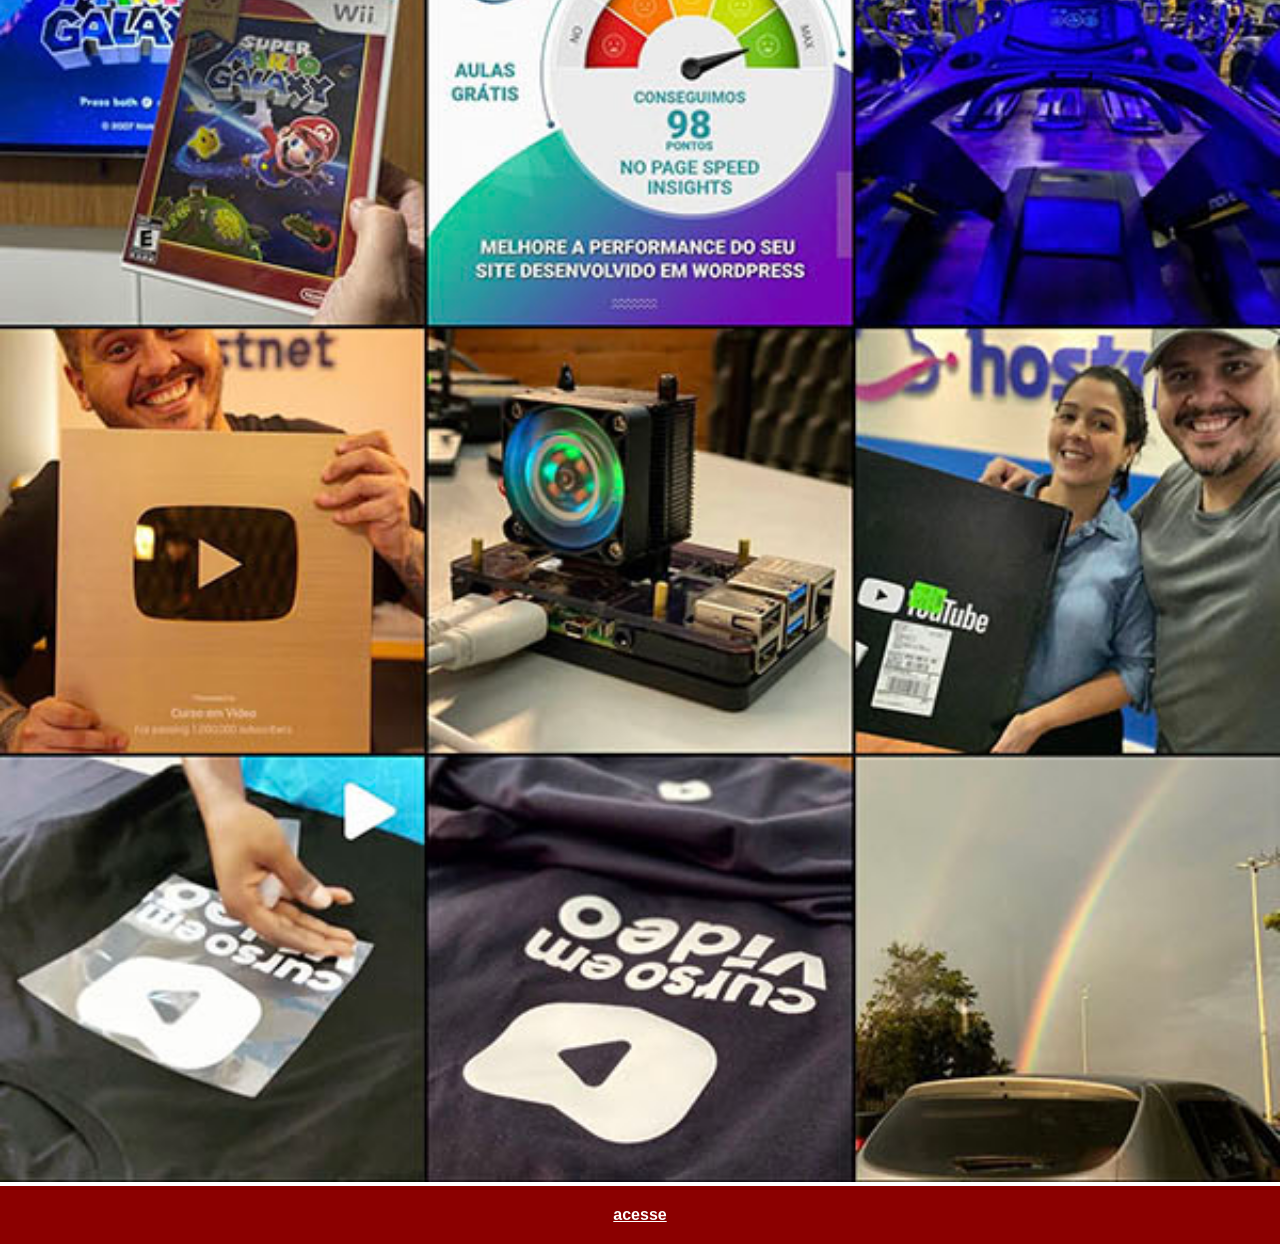
<file: instagram.html>
<!DOCTYPE html>
<html lang="pt-br">
<head>
    <meta charset="UTF-8">
    <meta name="viewport" content="width=device-width, initial-scale=1.0">
    <title>youtube</title>
    <link rel="stylesheet" href="estilos/social.css">
    
</head>
<body>
    <img src="imagens/tela-instagram.jpg" alt="Instagram">
    <a href="https://www.instagram.com/gustavoguanabara"target="_blank">acesse</a>
</body>
</html>
</file>
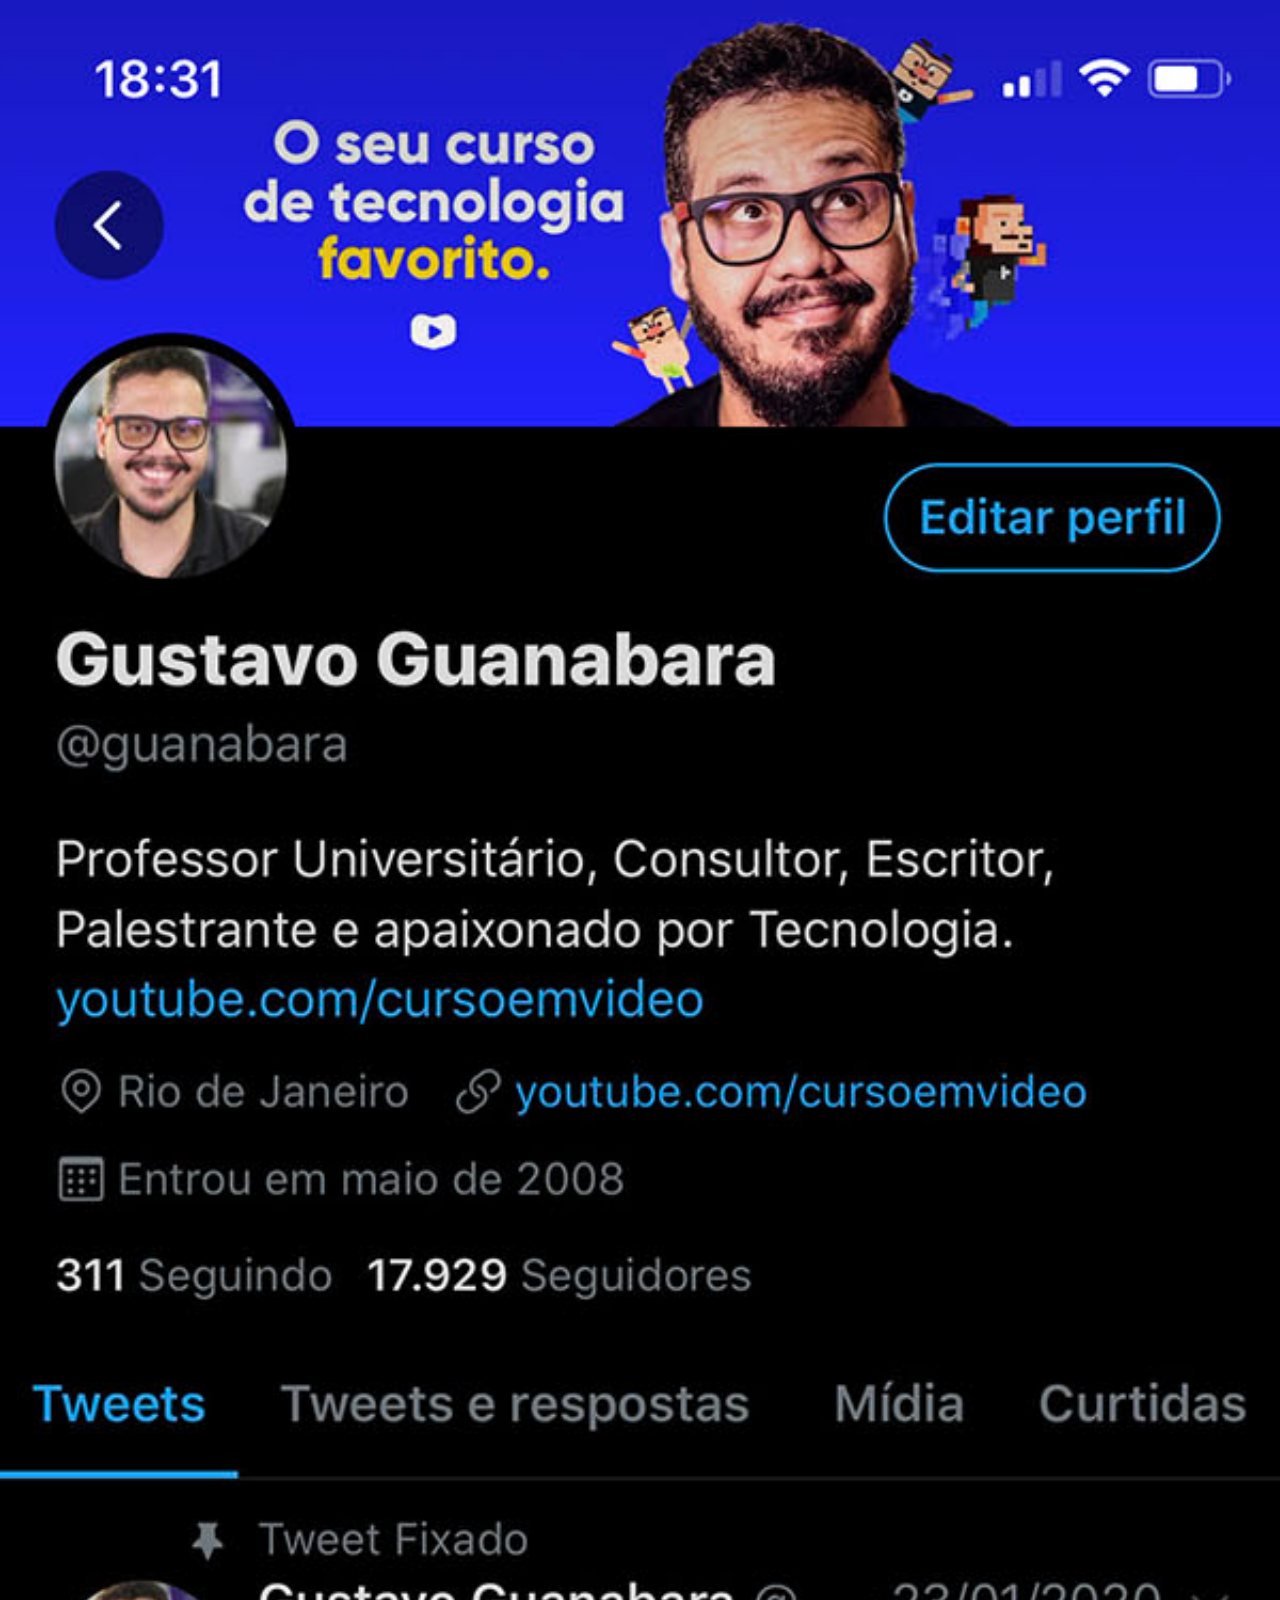
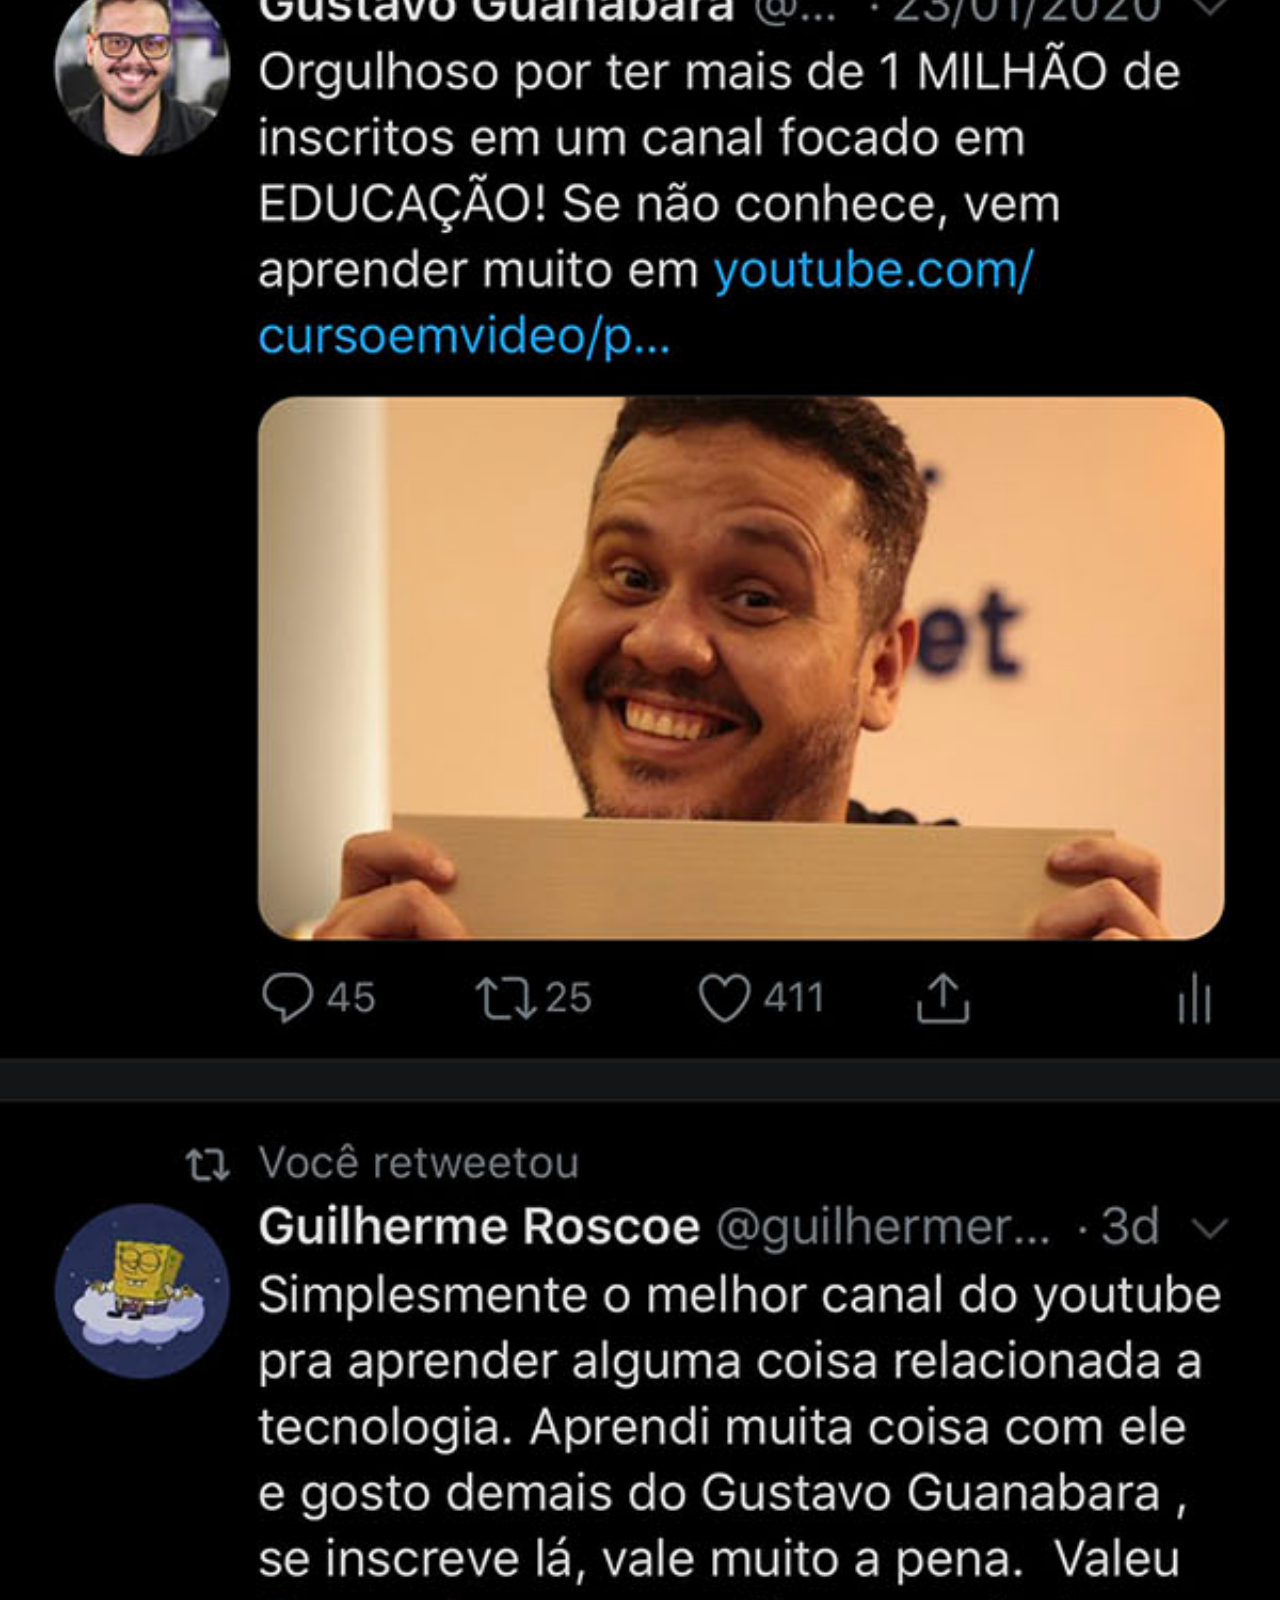
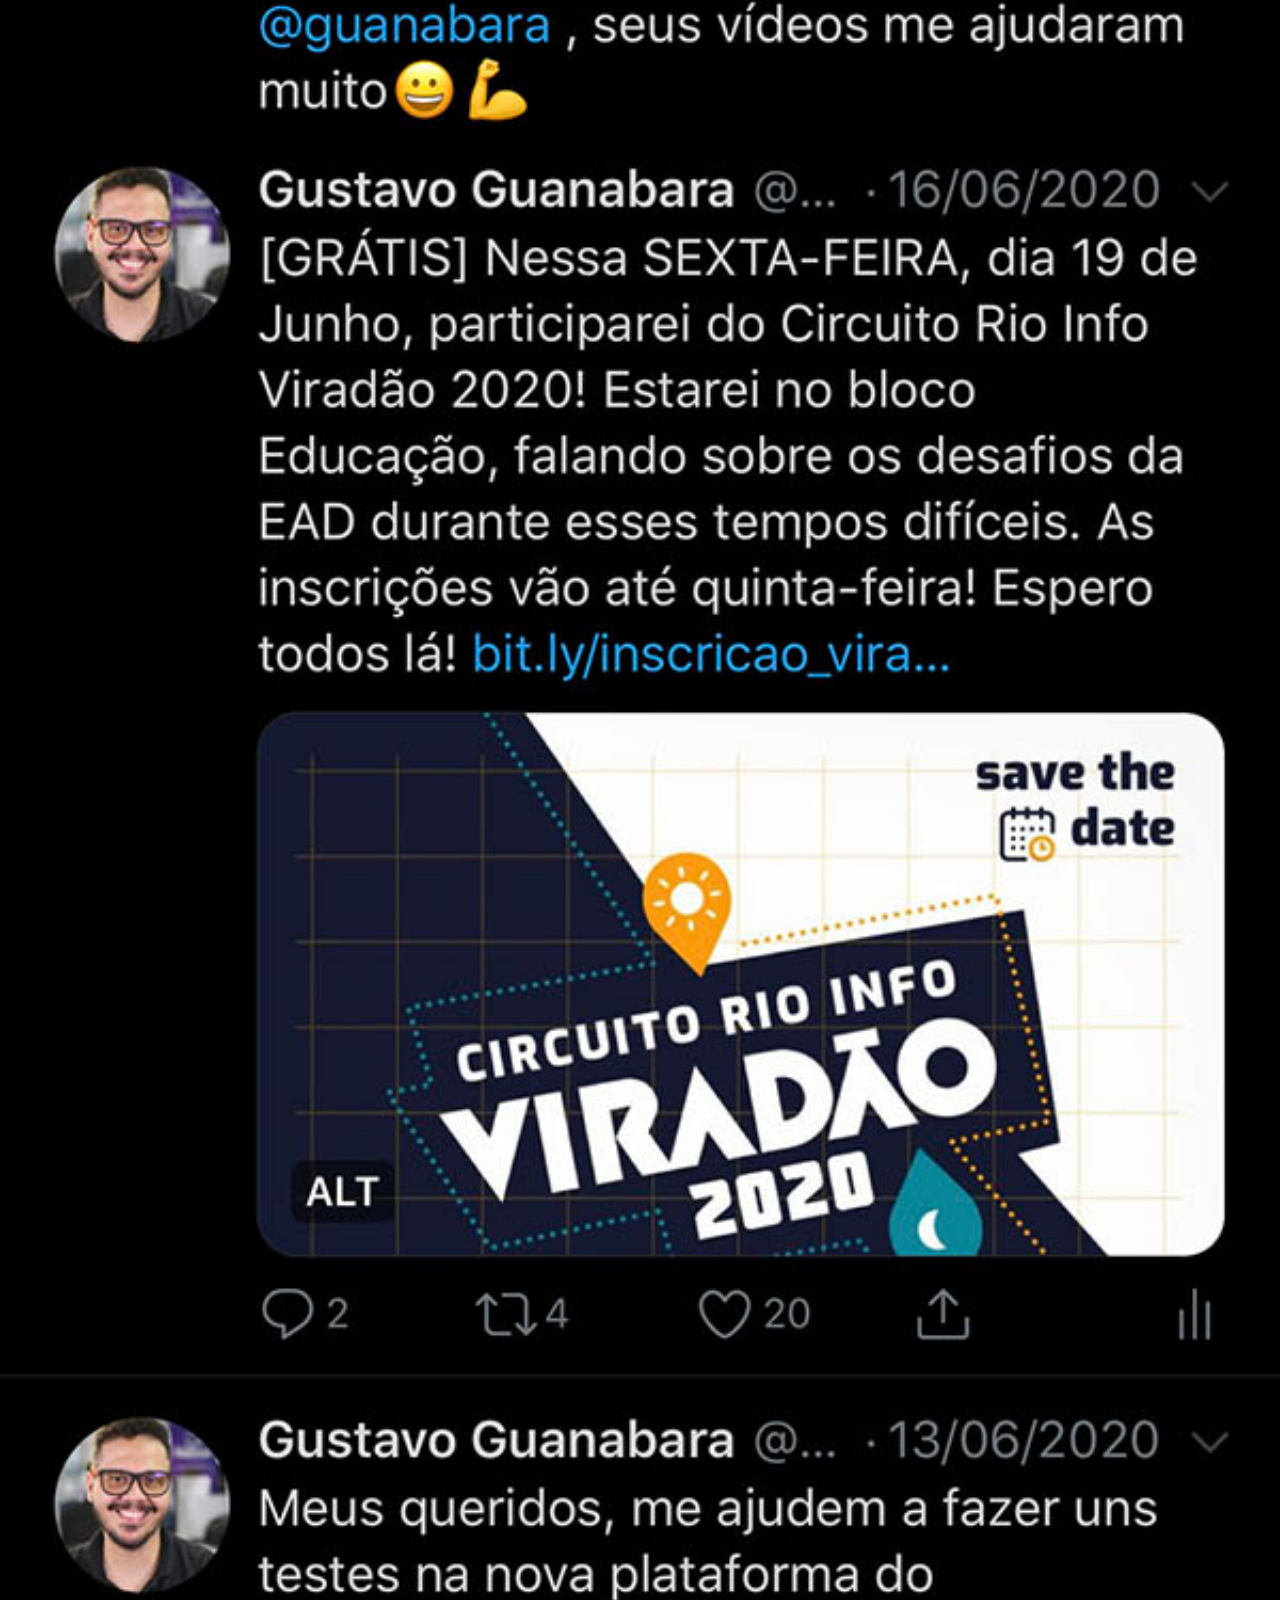
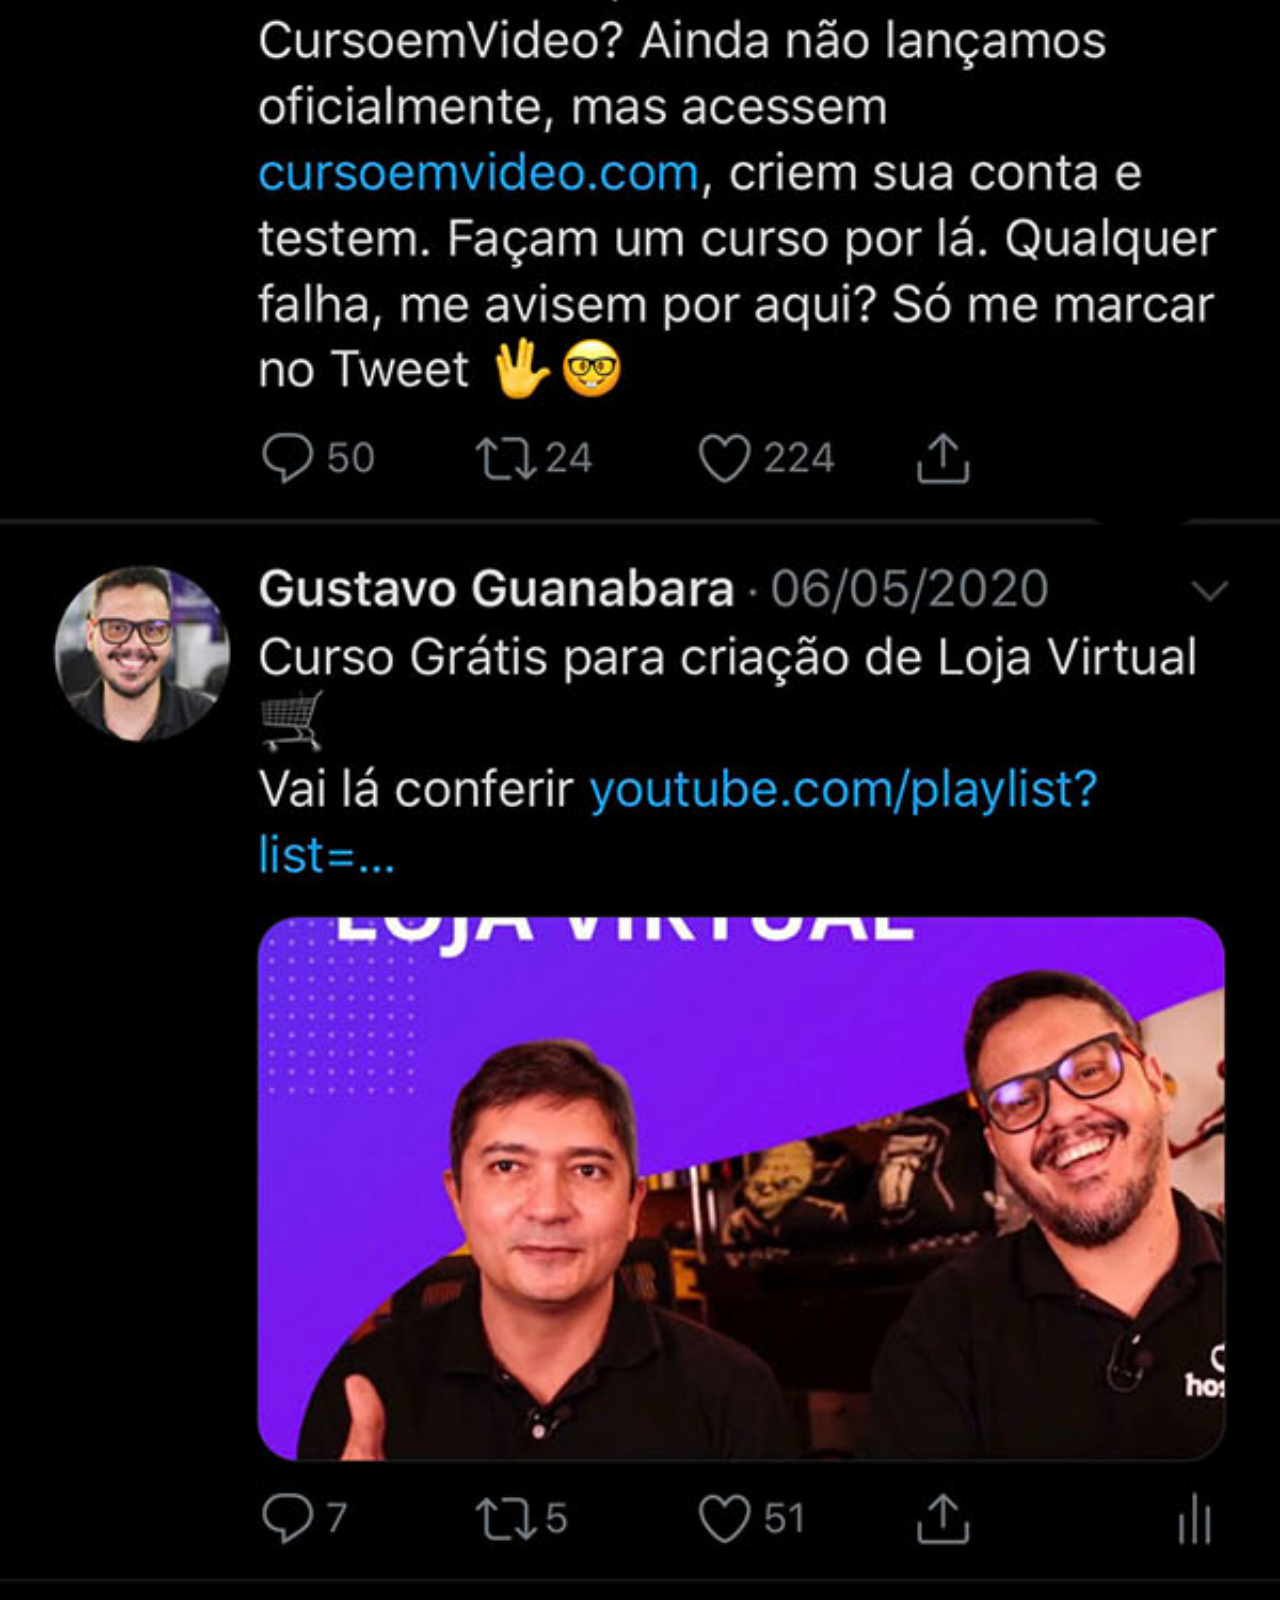
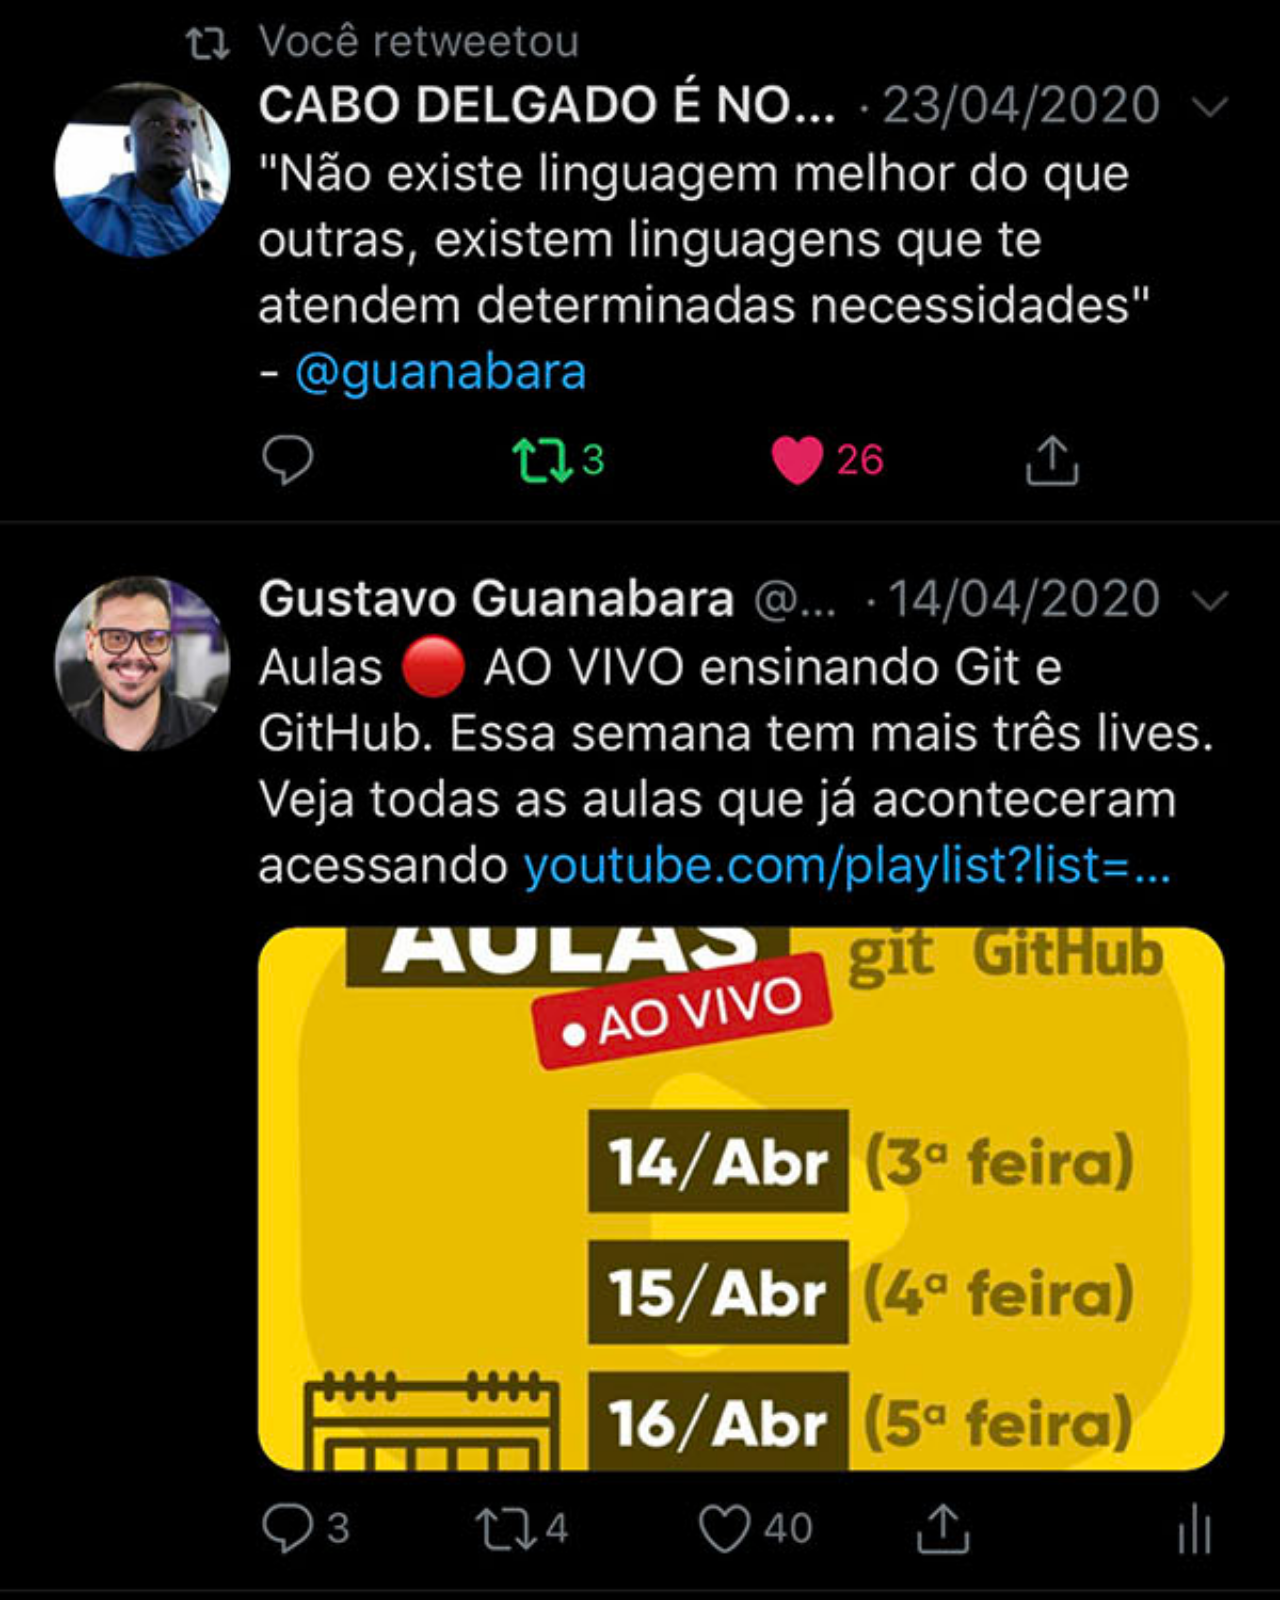
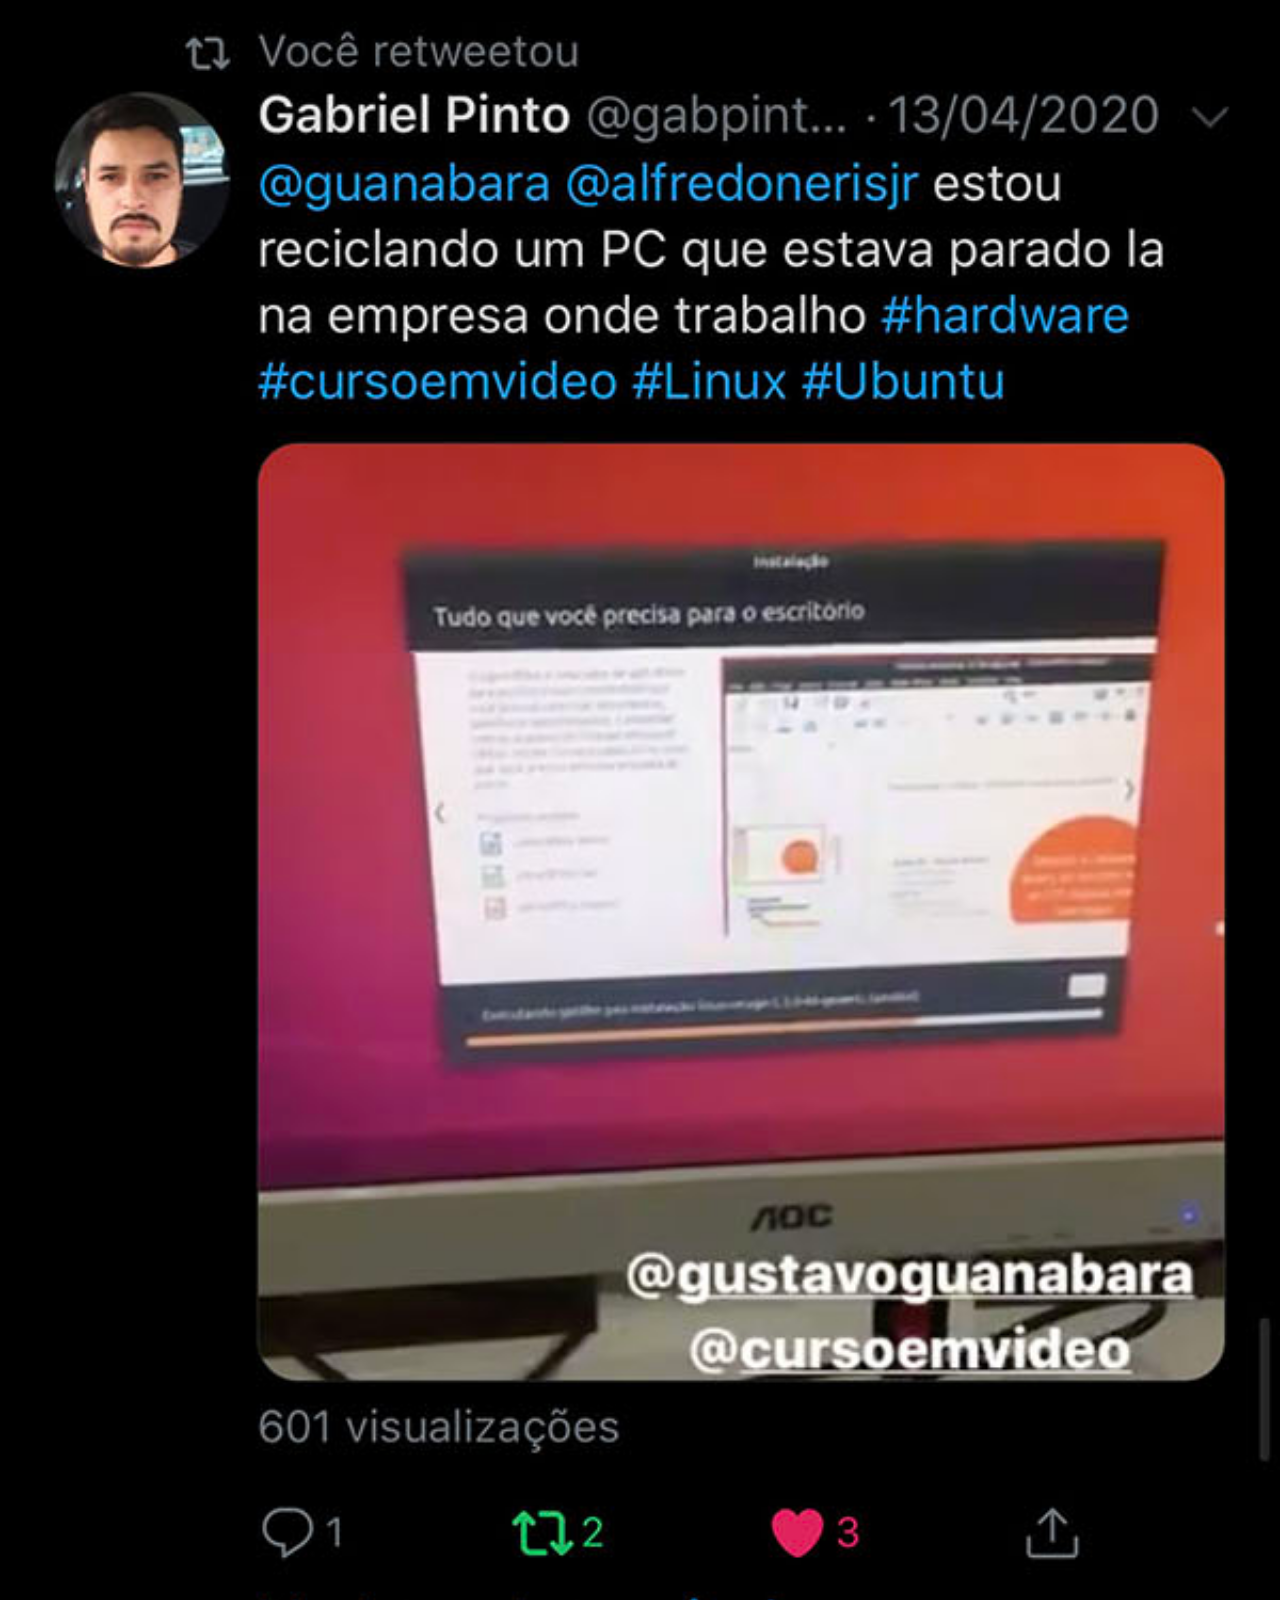
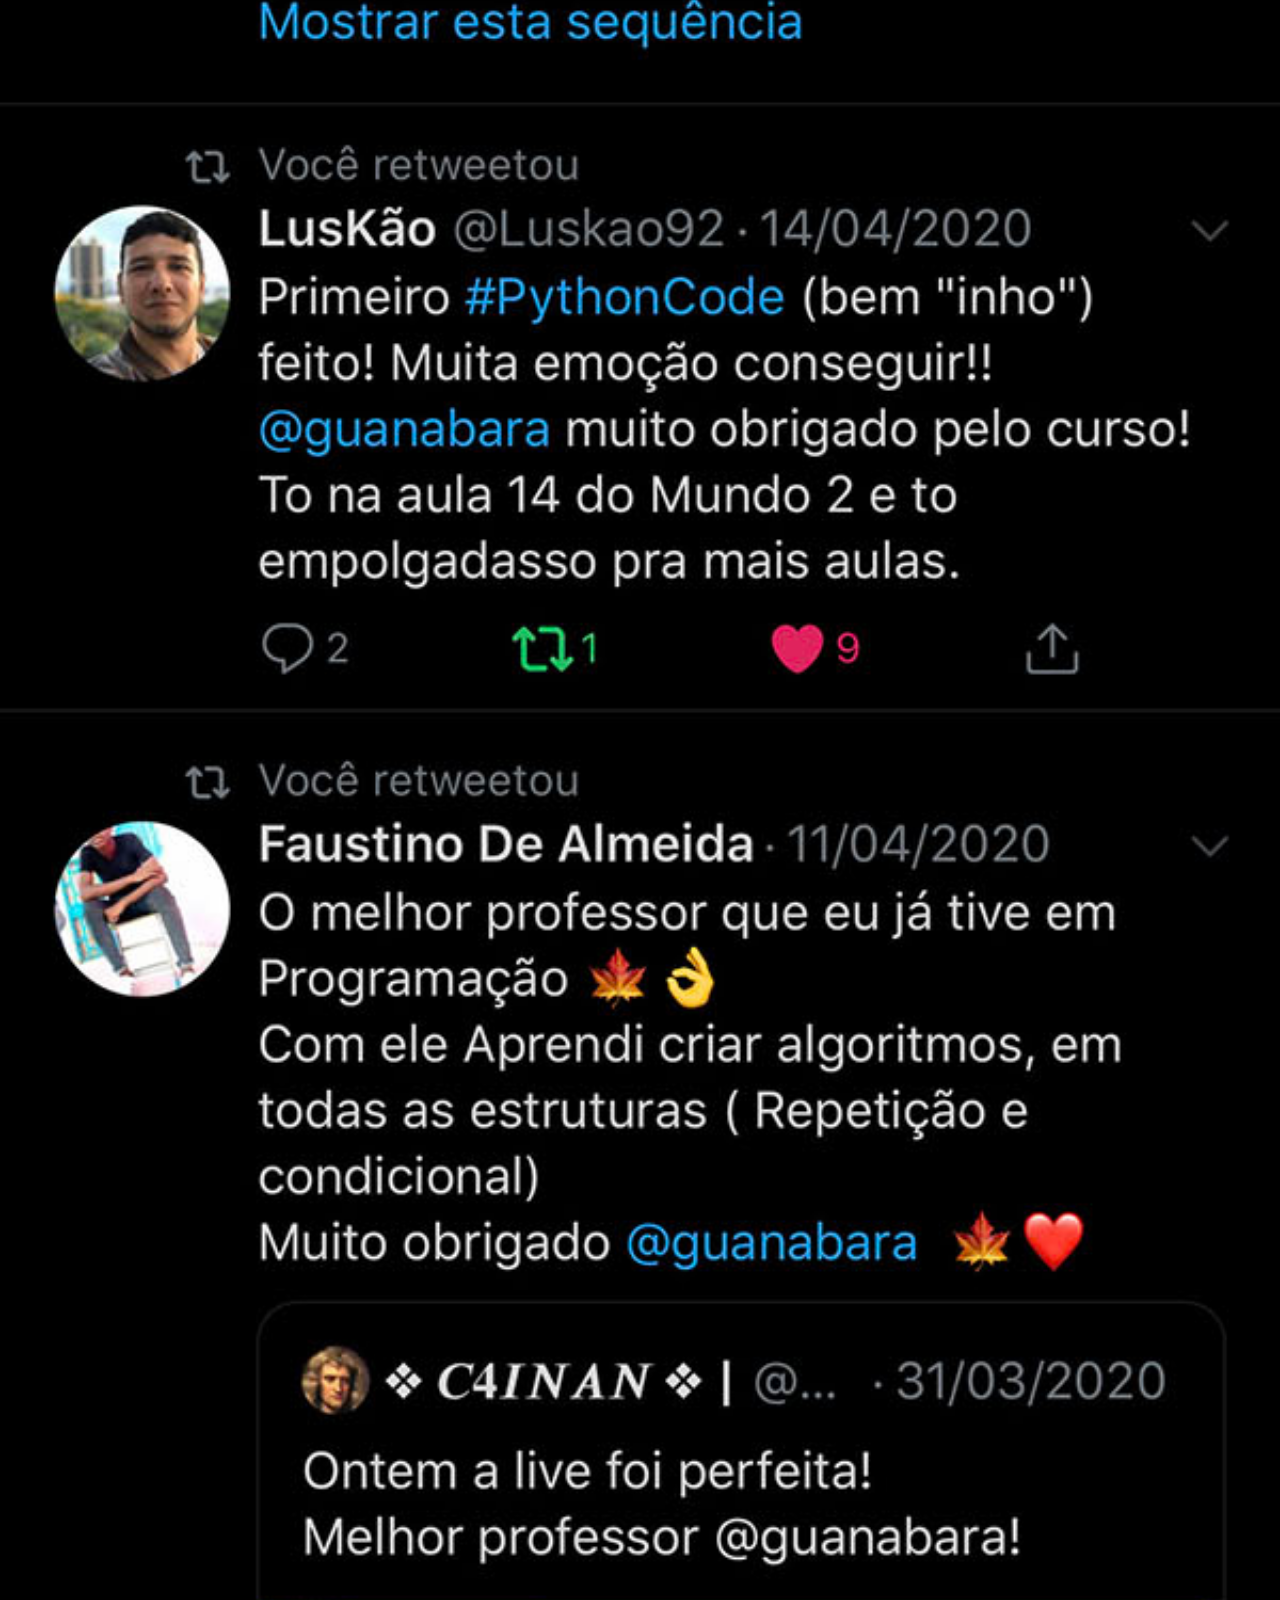
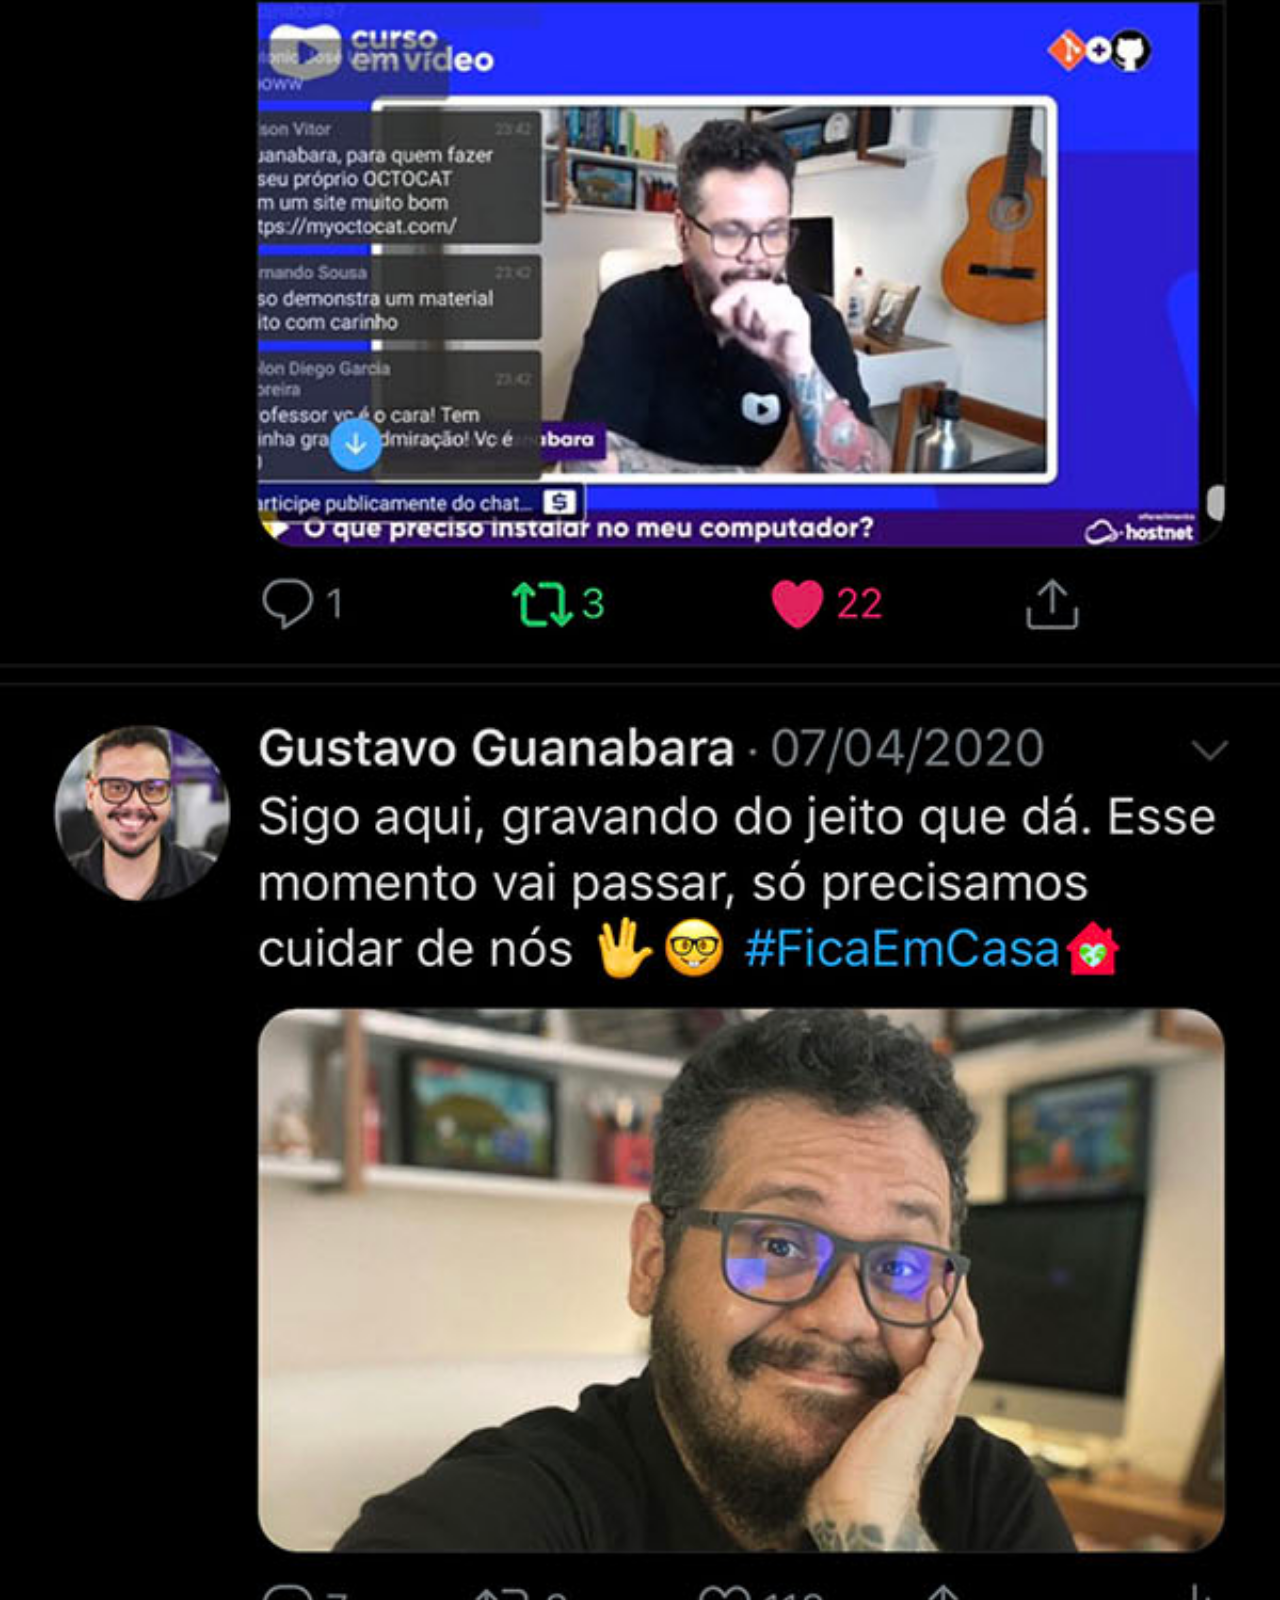
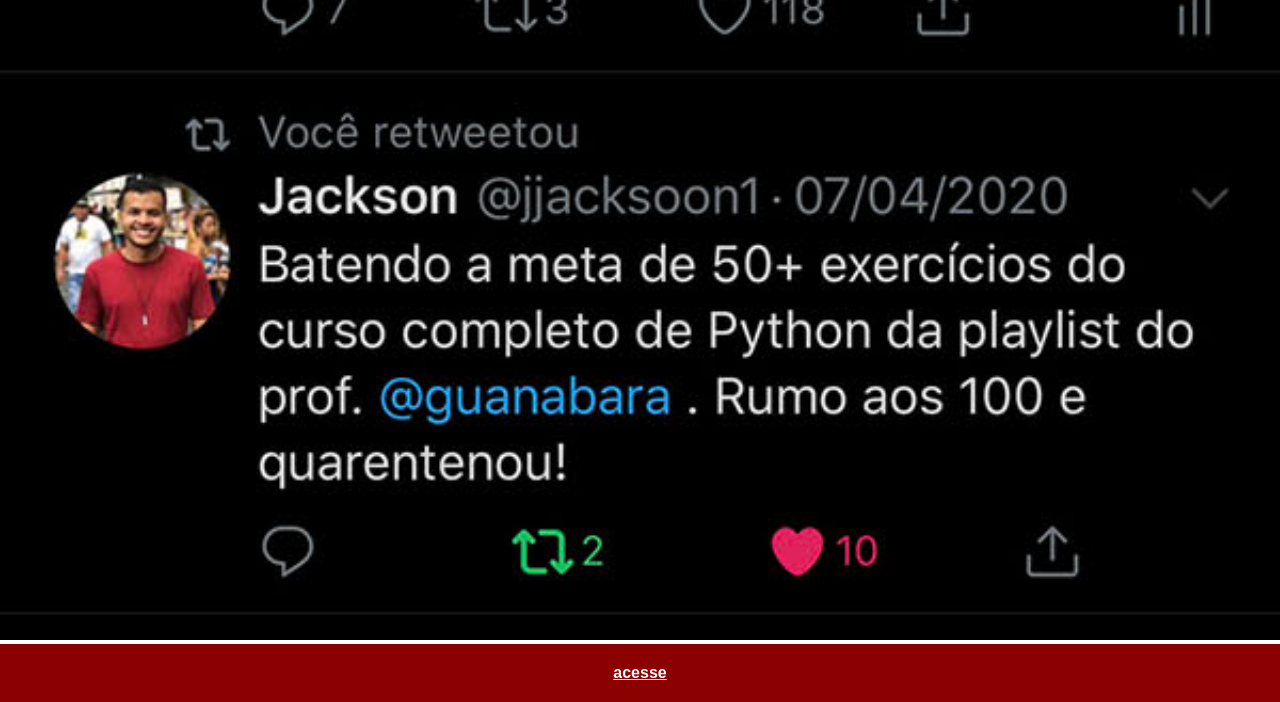
<file: twitter.html>
<!DOCTYPE html>
<html lang="pt-br">
<head>
    <meta charset="UTF-8">
    <meta name="viewport" content="width=device-width, initial-scale=1.0">
    <title>youtube</title>
    <link rel="stylesheet" href="estilos/social.css">
    
</head>
<body>
    <img src="imagens/tela-twitter.jpg" alt="X">
    <a href="https://x.com/guanabara" target="_blank">acesse</a>
</body>
</html>
</file>
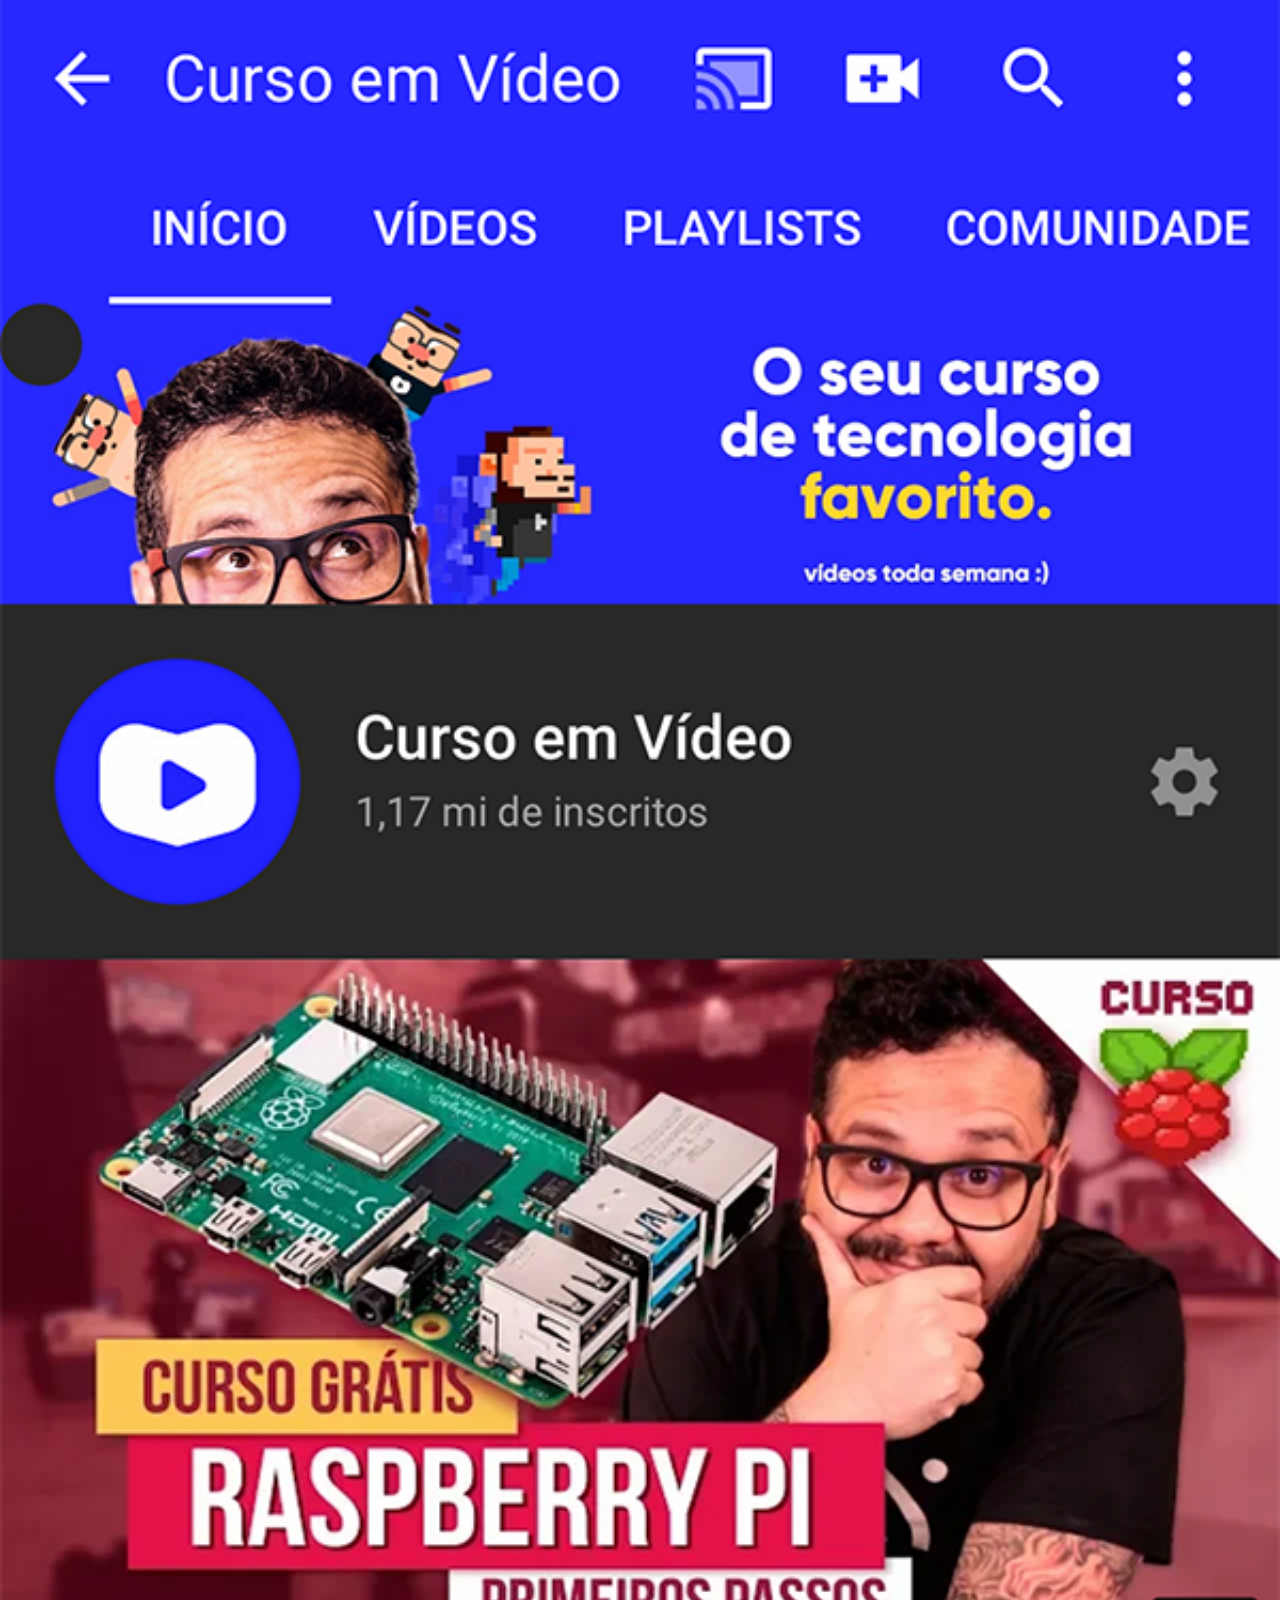
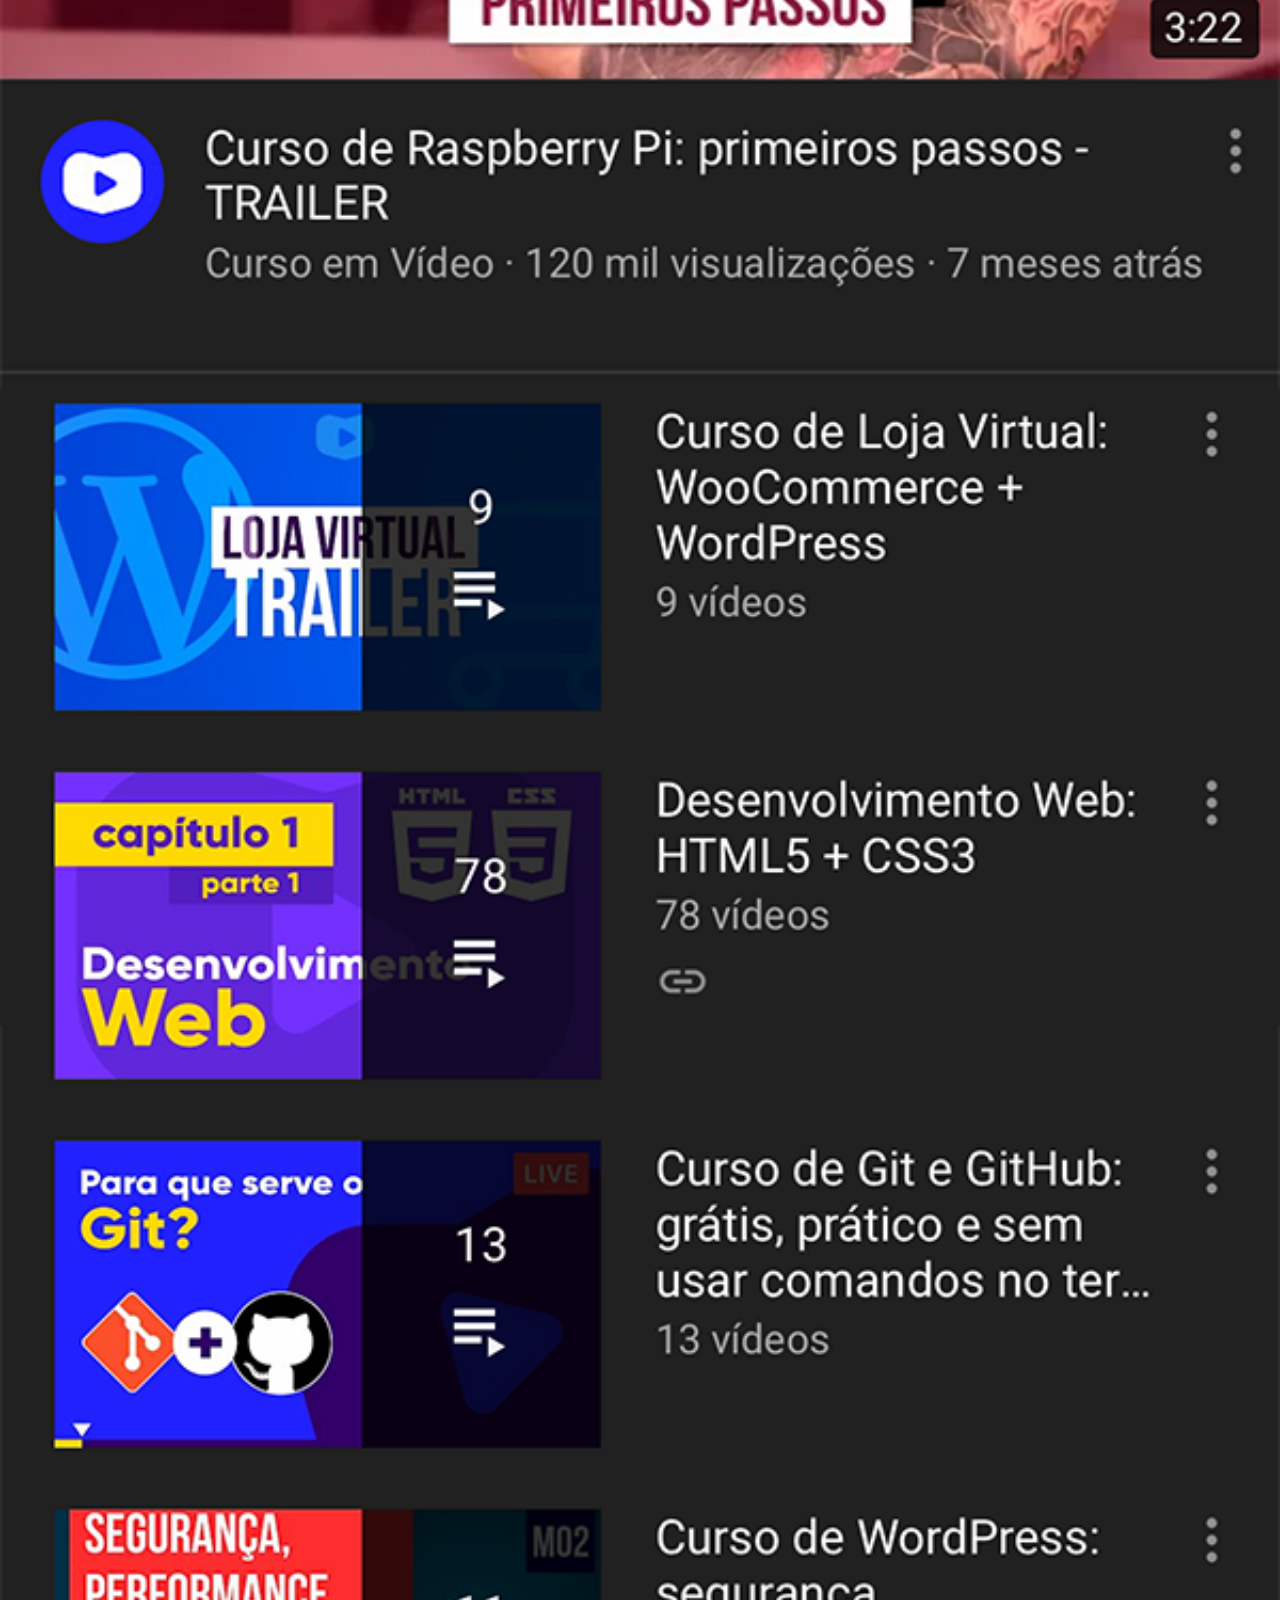
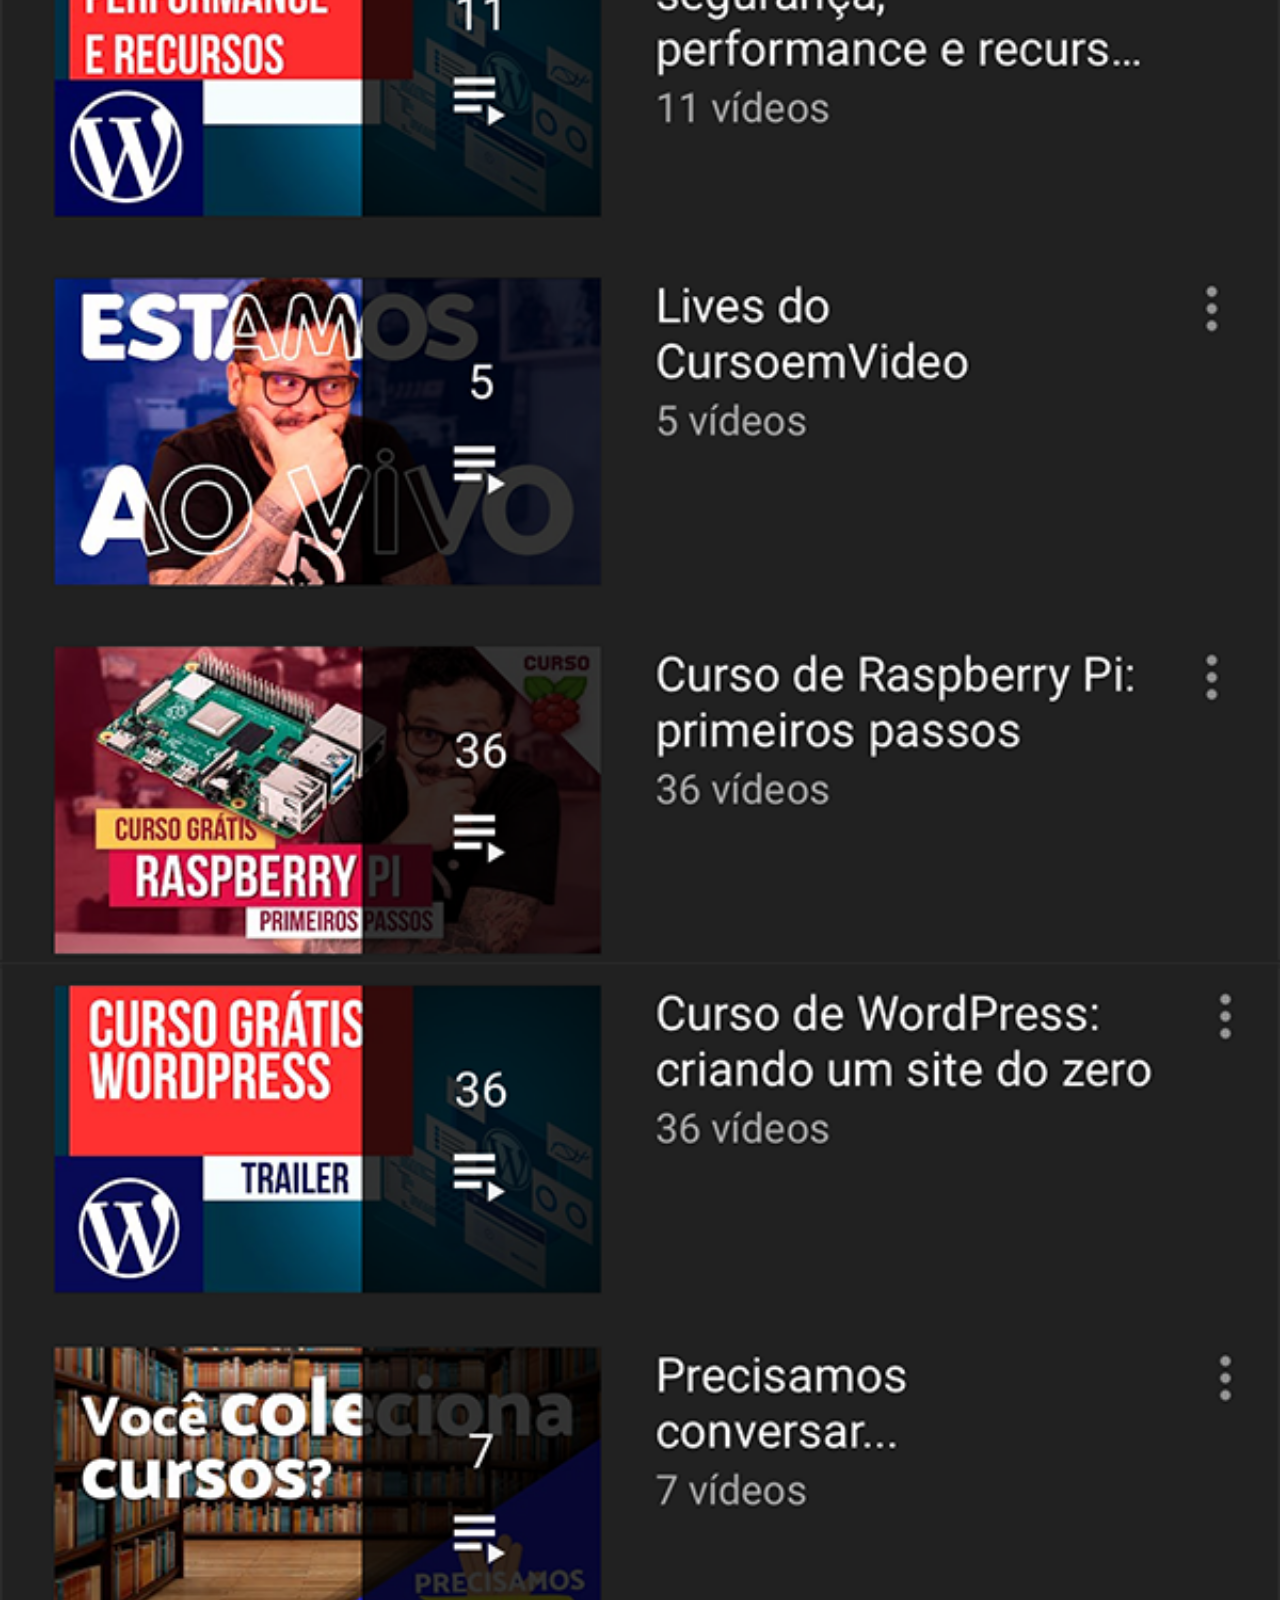
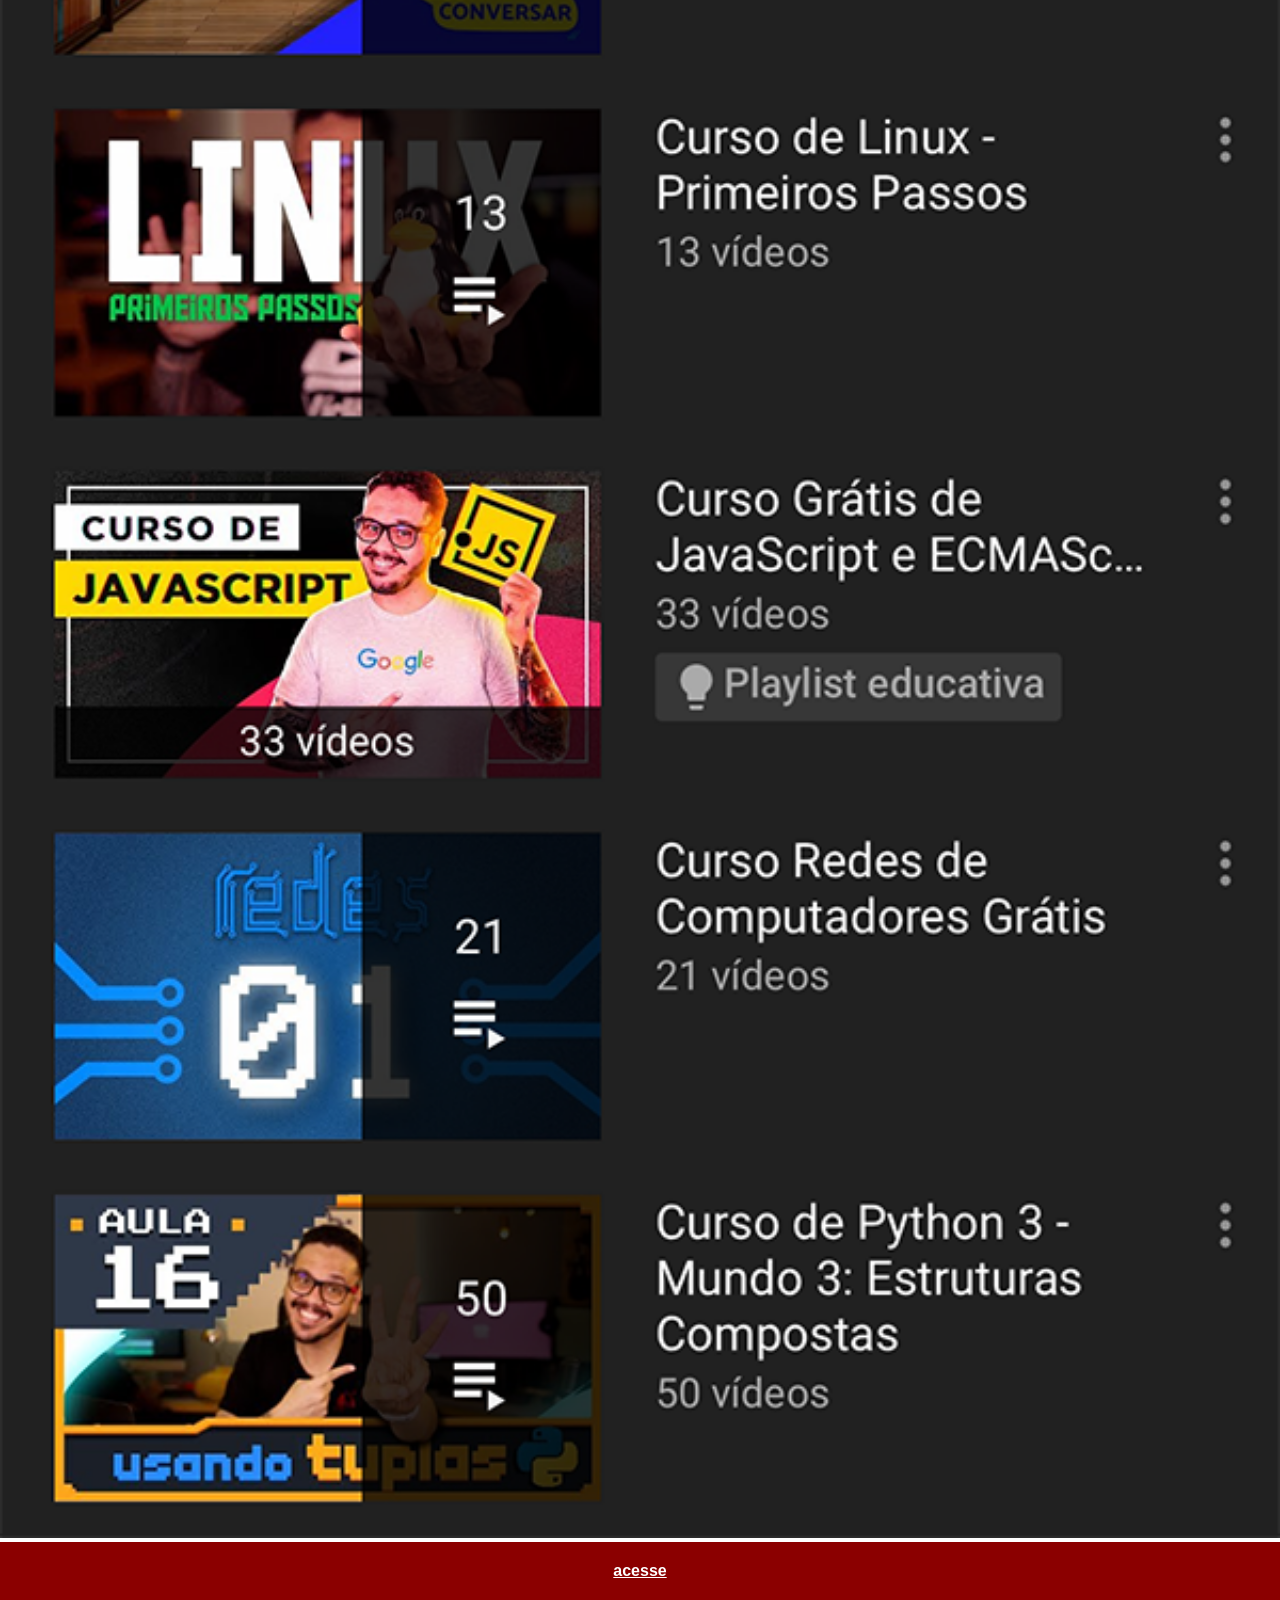
<file: youtube.html>
<!DOCTYPE html>
<html lang="pt-br">
<head>
    <meta charset="UTF-8">
    <meta name="viewport" content="width=device-width, initial-scale=1.0">
    <title>youtube</title>
    <style>
        *{
            margin: 0px;
            padding: 0px;
            font-family: Arial, Helvetica, sans-serif;
        }
        ::-webkit-scrollbar{
            width: 0px;
            height: 0px;

        }
        img{
            width: 100vw;
        }
        a{
            display: block;
            background-color: darkred;
            color: white;
            padding: 20px;
            text-align: center;
            font-weight: bolder;
            text-decoration: nome;
        }
        a:hover{
            background-color: red;
        }
    </style>
</head>
<body>
    <img src="imagens/tela-youtube.png" alt="YouTube">
    <a href="https://www.youtube.com/@cursoemvideo/playlists" target="_blank">acesse</a>
</body>
</html>
</file>
<file: estilos/style.css>
@charset "UTF-8";

* {
    margin: 0px;
    padding: 0PX;
    font-family: Arial, Helvetica, sans-serif;
}

html, body {
    height: 100vh;
    width: 100vw;
    background-color: black;
}

body{
    background: url('../imagens/fundo-madeira.jpg') no-repeat top center;
    background-size: cover;
    background-attachment: fixed;

}
main {
    height: 100vh;
    position: relative;

}
section#telefone{
    position: absolute;
    top: 50%;
    left: 50%;
    transform: translate(-50%, -50%);
    
    height: 627px;
    width: 311px;
    background-color: blue;
    background: url('../imagens/frame-iphone.png') no-repeat;
}

iframe#tela {
    position: relative;
    top: 81px;
    left: 22px;
    width: 265px;
    height: 470px;
}

section#redes-social{
    text-align: right;
}
section#redes-social img {
    width: 50px;
    margin: 10px;
    border-radius: 50%;
    box-shadow: 2px 2px 5px rgba(0,0,0,0.400);
    box-sizing: border-box;
}
section#redes-social img:hover {
    border: 2px solid rgba(255, 255, 255, 0.644);
    transform: translate(-3px, -3px);
    box-shadow: 5px 5px 10px rgba(0, 0, 0, 0.568);
    transition: transform 0.4s, border 0.8s;

}
</file>
<file: estilos/social.css>
@chatrset "UTF-8";

     *{
            margin: 0px;
            padding: 0px;
            font-family: Arial, Helvetica, sans-serif;
        }
        ::-webkit-scrollbar{
            width: 0px;
            height: 0px;

        }
        img{
            width: 100vw;
        }
        a{
            display: block;
            background-color: darkred;
            color: white;
            padding: 20px;
            text-align: center;
            font-weight: bolder;
            text-decoration: nome;
        }
        a:hover{
            background-color: red;}
</file>
